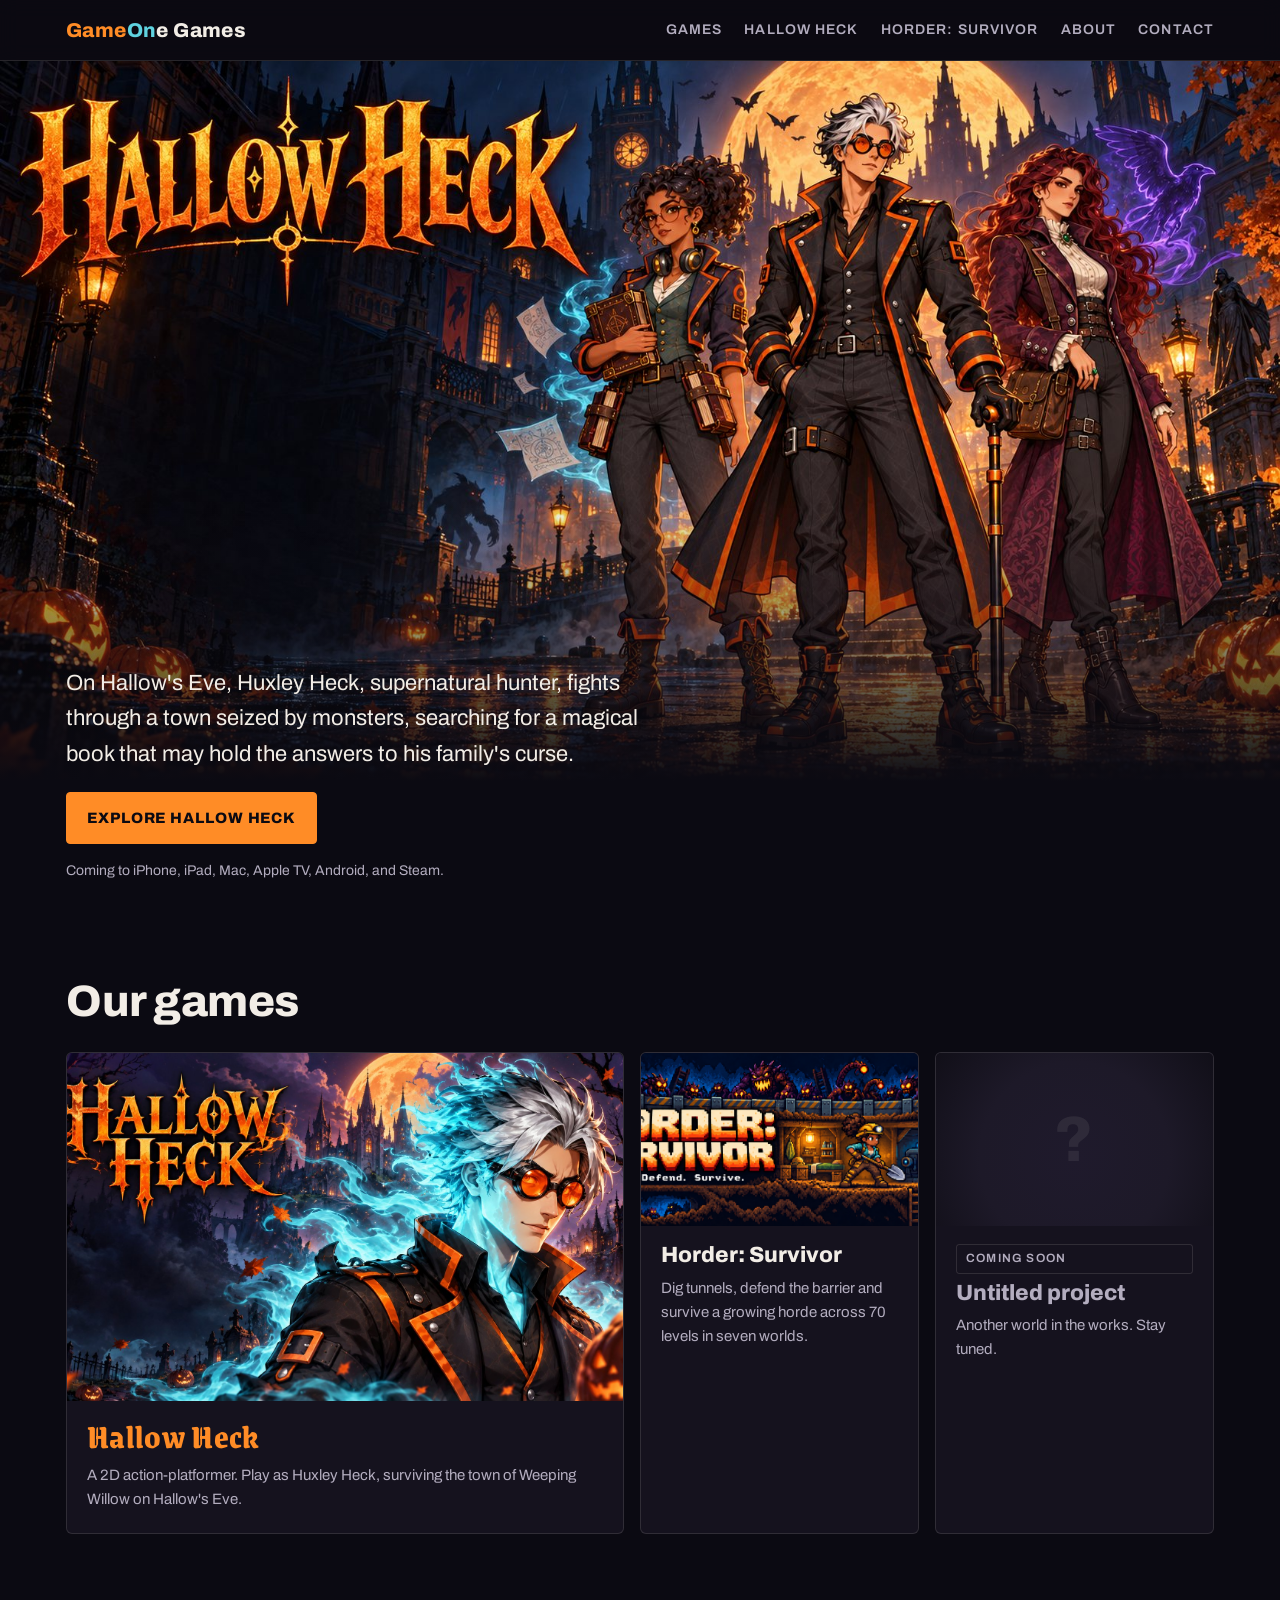
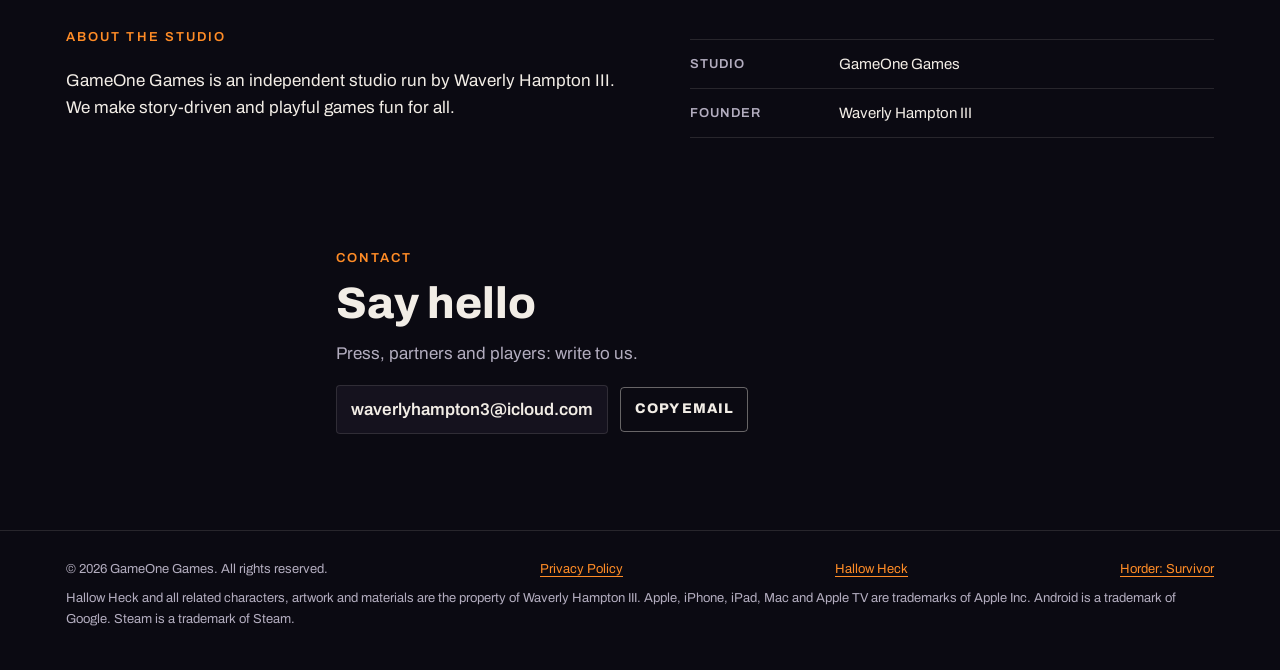
<file: index.html>
<!doctype html>
<html lang="en">
<head>
<meta charset="utf-8">
<meta name="viewport" content="width=device-width, initial-scale=1, viewport-fit=cover">
<title>GameOne Games</title>
<meta name="description" content="GameOne Games is an independent game studio.">
<meta property="og:title" content="GameOne Games">
<meta property="og:description" content="An independent game studio based in Southern California.">
<meta property="og:image" content="assets/img/title_night_watch.jpg">
<meta name="theme-color" content="#0b0a12">
<link rel="icon" href="assets/favicon.png">
<link rel="apple-touch-icon" href="assets/apple-touch-icon.png">
<link rel="preload" href="assets/fonts/Archivo-ExtraBold.woff2" as="font" type="font/woff2" crossorigin>
<link rel="stylesheet" href="assets/site.css">
</head>
<body>

<header class="site-head">
  <div class="wrap">
    <a class="wordmark" href="./" aria-label="GameOne Games home"><span class="game">Game</span><span class="on">On</span>e Games</a>
    <nav class="nav" aria-label="Main">
      <a href="#games">Games</a>
      <a href="hallow-heck/">Hallow Heck</a>
      <a href="horder/">Horder: Survivor</a>
      <a href="#about">About</a>
      <a href="#contact">Contact</a>
    </nav>
  </div>
</header>

<main id="main">
  <section class="home-hero" aria-labelledby="hero-title">
    <div class="hero-art">
      <img src="assets/img/title_night_watch.jpg" alt="Hallow Heck title art: Huxley Heck, Circe Cirila and Morgan Magisty on a moonlit street in Weeping Willow." width="1672" height="941">
    </div>
    <div class="wrap hero-text">
      <h1 id="hero-title" class="sr-only">Hallow Heck</h1>
      <p class="pitch">On Hallow's Eve, Huxley Heck, supernatural hunter, fights through a town seized by monsters, searching for a magical book that may hold the answers to his family's curse.</p>
      <div class="actions">
        <a class="btn" href="hallow-heck/">Explore Hallow Heck</a>
      </div>
      <p class="note">Coming to iPhone, iPad, Mac, Apple TV, Android, and Steam.</p>
    </div>
  </section>

  <section class="section" id="games" aria-labelledby="games-title">
    <div class="wrap">
      <div class="section-head">
        <h2 id="games-title">Our games</h2>
      </div>
      <div class="games">
        <a class="game-card featured" href="hallow-heck/">
          <div class="art"><img src="assets/img/title_between_worlds.jpg" alt="Hauntly Hux, glowing with spectral flame, in front of a moonlit cathedral" loading="lazy" width="1672" height="941"></div>
          <div class="body">
            <h3>Hallow Heck</h3>
            <p>A 2D action-platformer. Play as Huxley Heck, surviving the town of Weeping Willow on Hallow's Eve.</p>
          </div>
        </a>
        <a class="game-card" href="horder/">
          <div class="art"><img src="assets/horder/header.png" alt="Horder: Survivor — Dig. Defend. Survive." loading="lazy"></div>
          <div class="body"><h3>Horder: Survivor</h3><p>Dig tunnels, defend the barrier and survive a growing horde across 70 levels in seven worlds.</p></div>
        </a>
        <div class="game-card soon">
          <div class="art" aria-hidden="true"><span>?</span></div>
          <div class="body">
            <span class="chip">Coming soon</span>
            <h3>Untitled project</h3>
            <p>Another world in the works. Stay tuned.</p>
          </div>
        </div>
      </div>
    </div>
  </section>

  <section class="section" id="about" aria-labelledby="about-title">
    <div class="wrap about">
      <div class="read">
        <span class="eyebrow">About the studio</span>
        <p style="margin-top: 18px;">GameOne Games is an independent studio run by Waverly Hampton III. We make story-driven and playful games fun for all.</p>
      </div>
      <dl class="facts">
        <div><dt>Studio</dt><dd>GameOne Games</dd></div>
        <div><dt>Founder</dt><dd>Waverly Hampton III</dd></div>
      </dl>
    </div>
  </section>

  <section class="section" id="contact" aria-labelledby="contact-title">
    <div class="wrap read">
      <span class="eyebrow">Contact</span>
      <h2 id="contact-title" style="font-family: var(--studio); font-weight: 800; font-size: clamp(30px, 4vw, 44px); margin-top: 10px;">Say hello</h2>
      <p style="margin-top: 14px;" class="muted">Press, partners and players: write to us.</p>
      <div class="contact-box">
        <code id="email">waverlyhampton3@icloud.com</code>
        <button type="button" data-copy="email">Copy email</button>
      </div>
    </div>
  </section>
</main>

<footer class="site-foot">
  <div class="wrap">
    <div class="row"><span>© 2026 GameOne Games. All rights reserved.</span><a href="privacy/">Privacy Policy</a><a href="hallow-heck/">Hallow Heck</a>
      <a href="horder/">Horder: Survivor</a></div>
    <span>Hallow Heck and all related characters, artwork and materials are the property of Waverly Hampton III. Apple, iPhone, iPad, Mac and Apple TV are trademarks of Apple Inc. Android is a trademark of Google. Steam is a trademark of Steam.</span>
  </div>
</footer>

<script>
  // Copy the email address (falls back to selecting it).
  document.querySelectorAll("[data-copy]").forEach(function (button) {
    button.addEventListener("click", function () {
      var el = document.getElementById(button.dataset.copy);
      var text = el.textContent.trim();
      var done = function () { button.textContent = "Copied"; setTimeout(function () { button.textContent = "Copy email"; }, 1600); };
      var select = function () { var r = document.createRange(); r.selectNodeContents(el); var s = getSelection(); s.removeAllRanges(); s.addRange(r); };
      if (navigator.clipboard) { navigator.clipboard.writeText(text).then(done, select); } else { select(); }
    });
  });
</script>
</body>
</html>
</file>
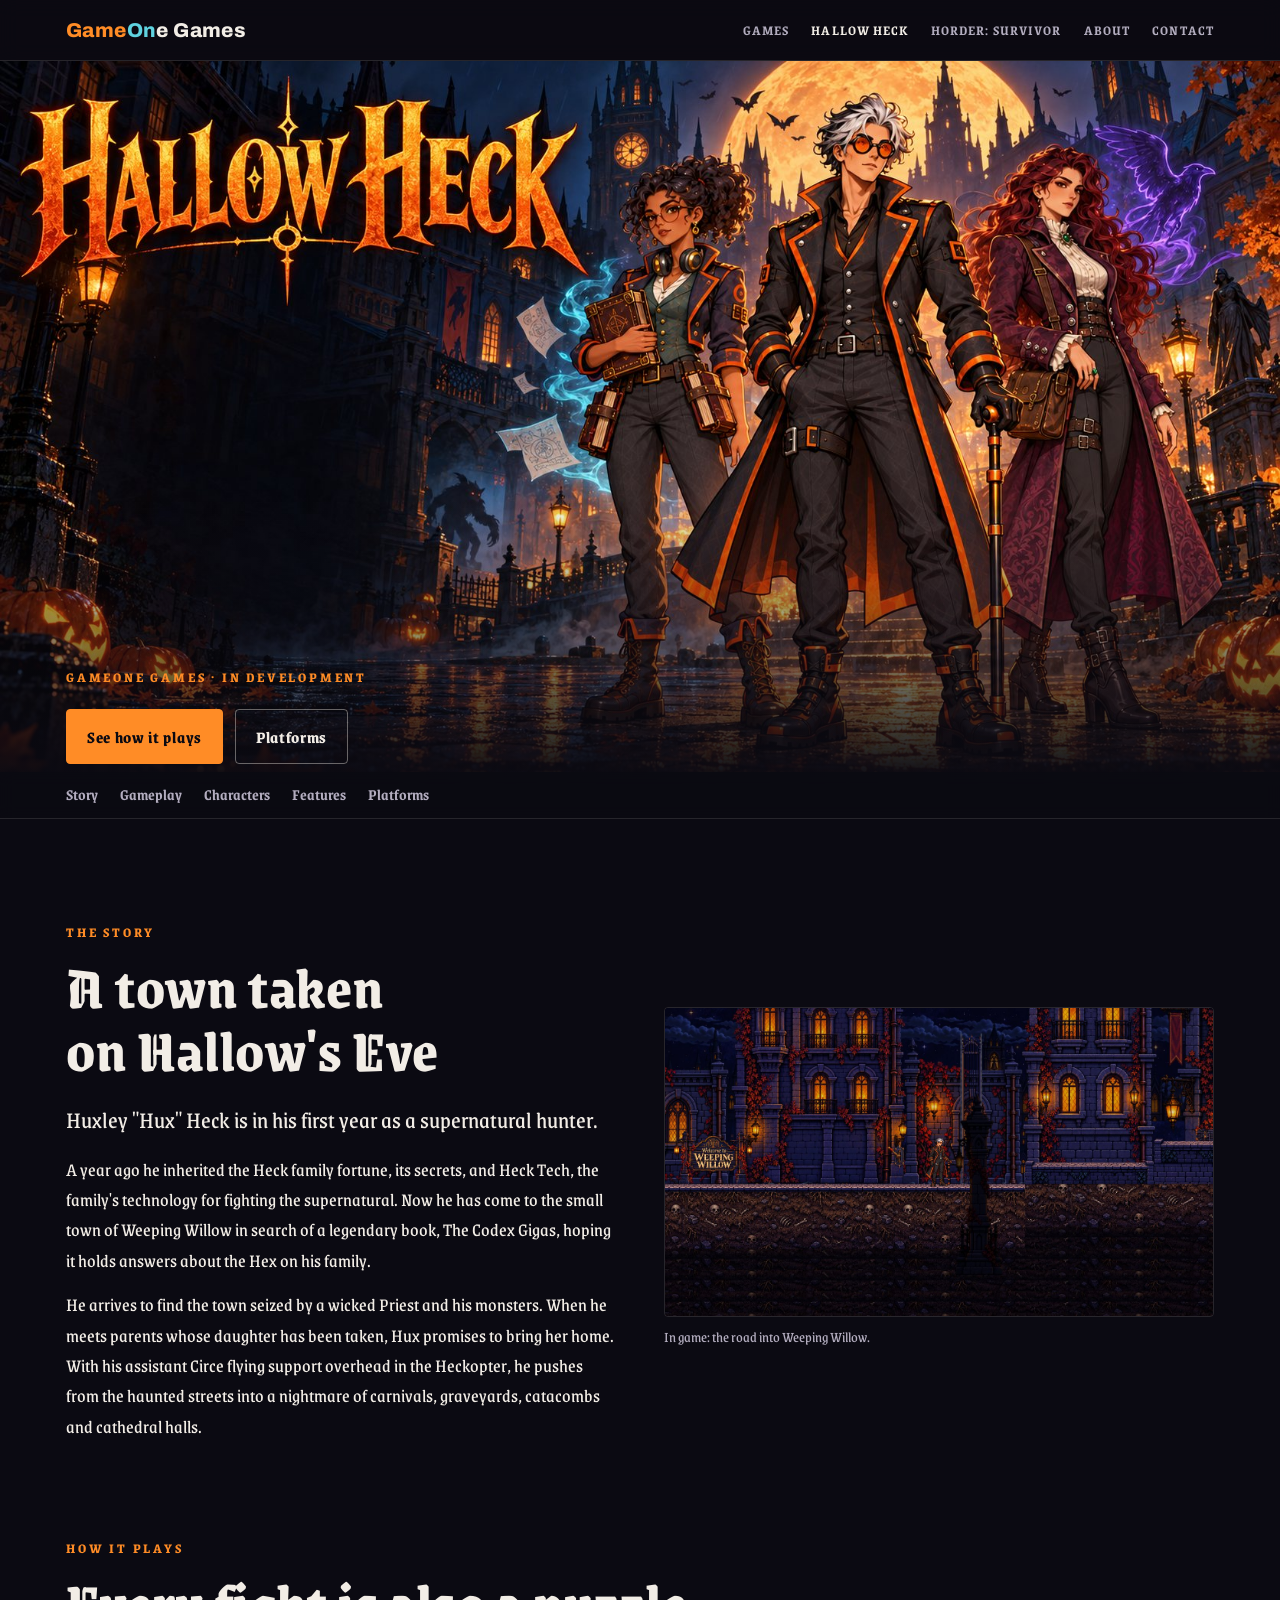
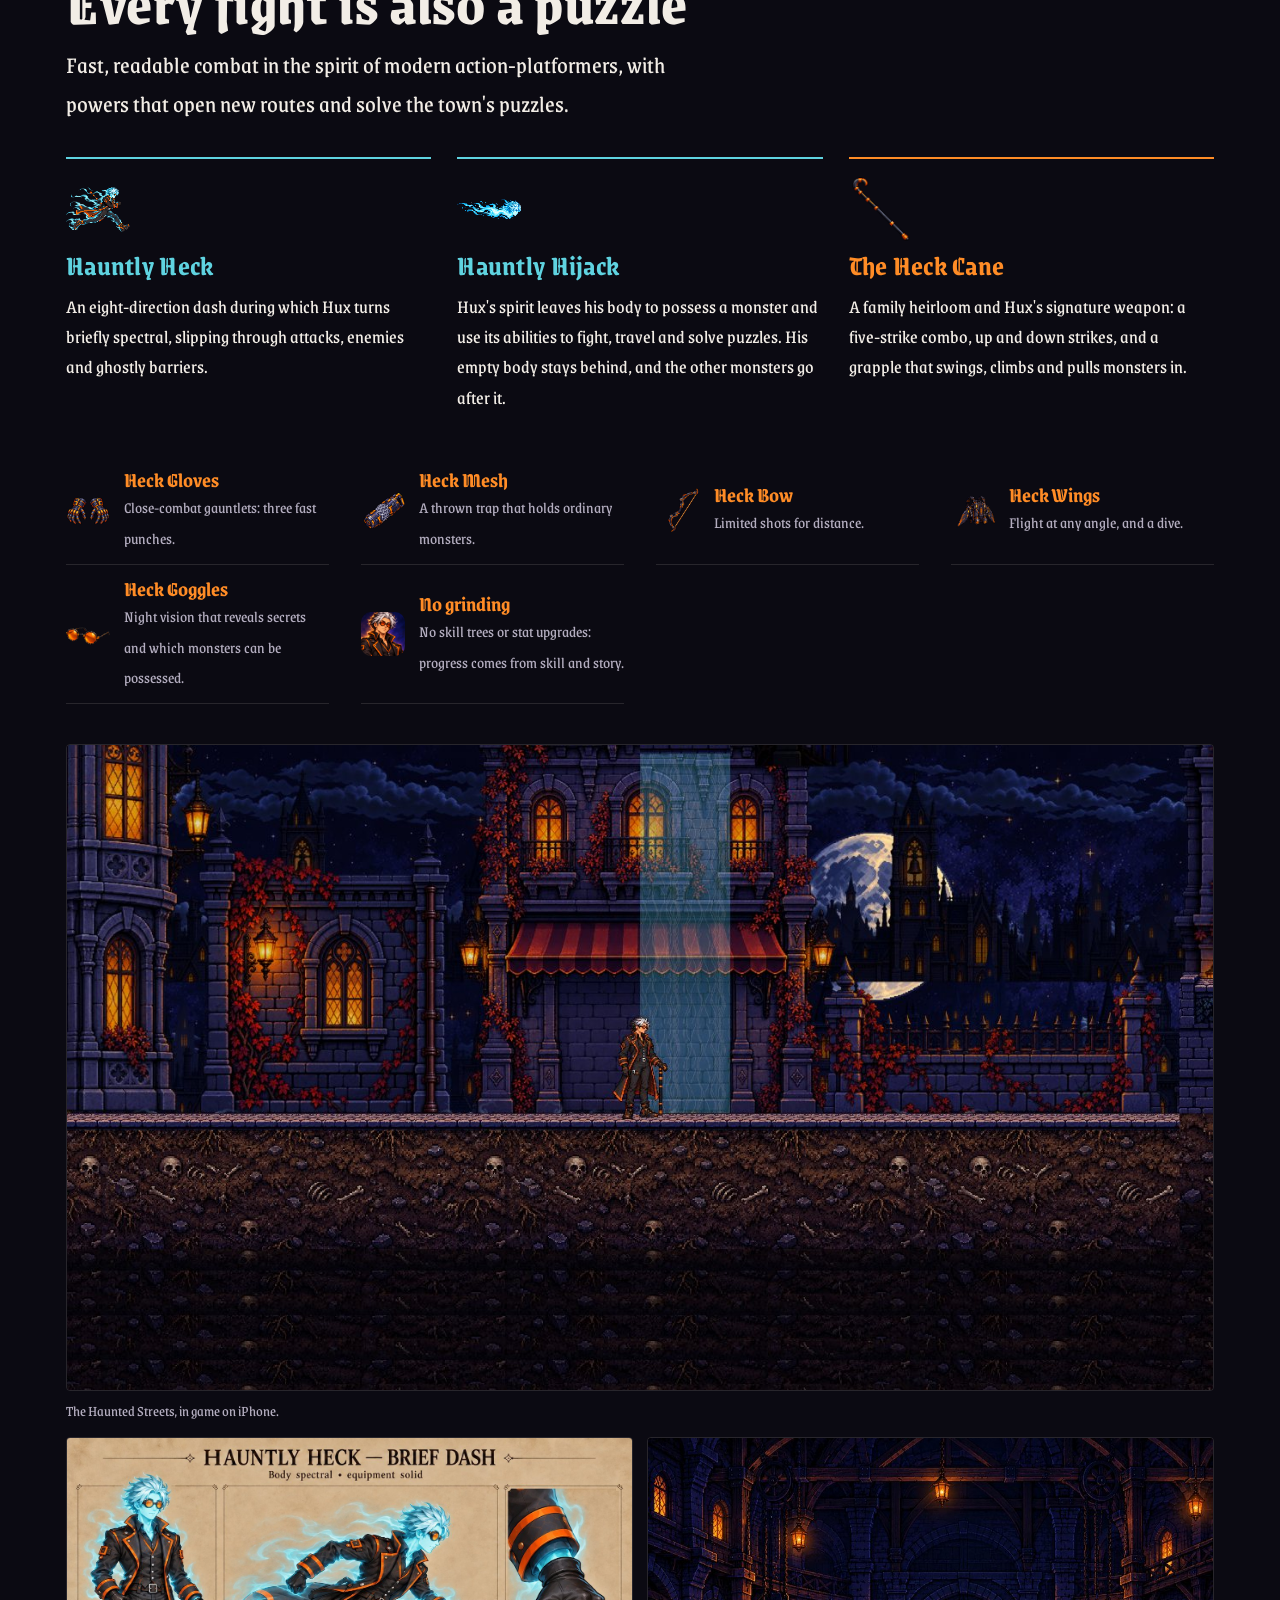
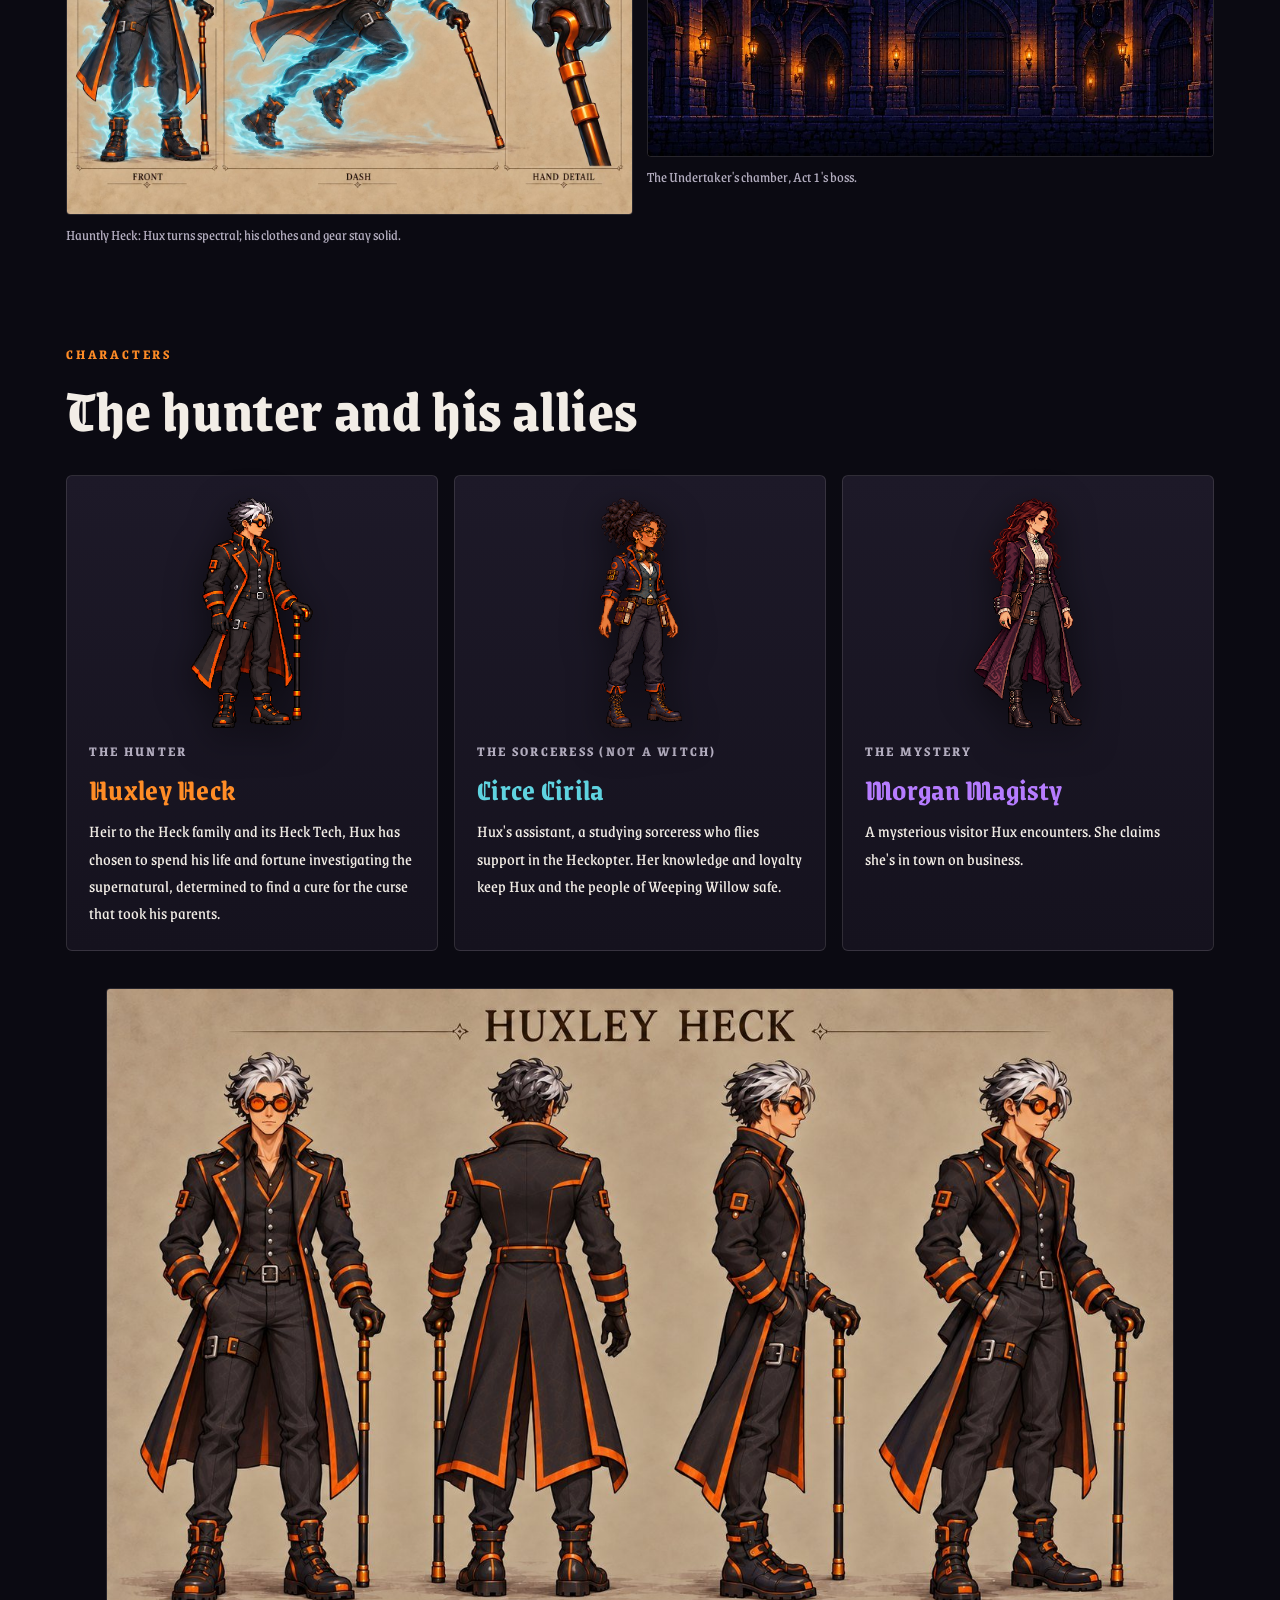
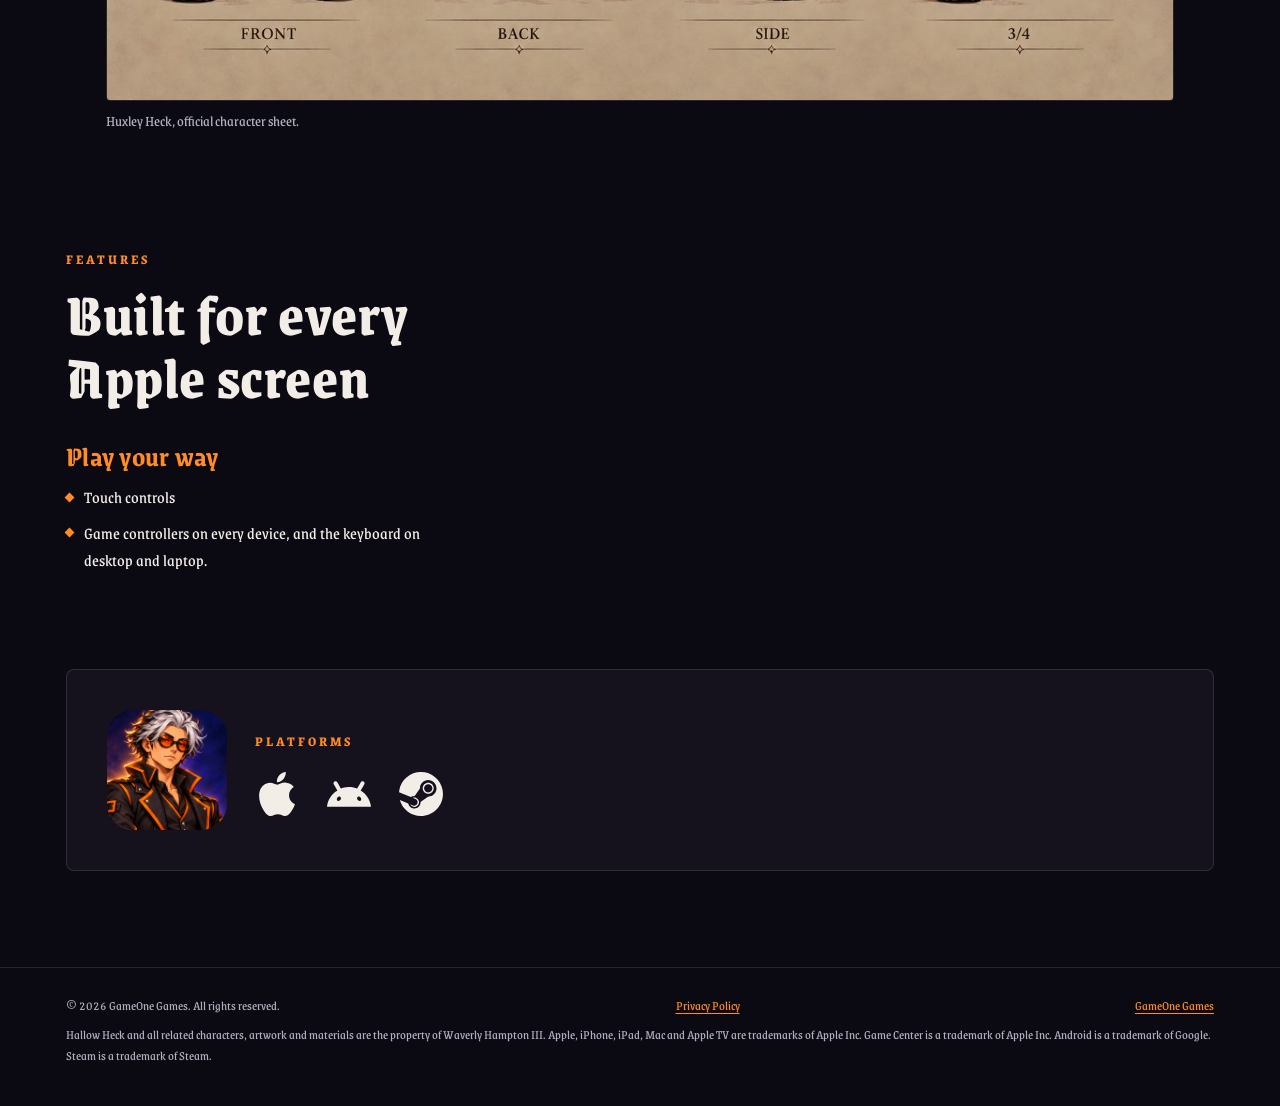
<file: hallow-heck/index.html>
<!doctype html>
<html lang="en">
<head>
<meta charset="utf-8">
<meta name="viewport" content="width=device-width, initial-scale=1, viewport-fit=cover">
<title>Hallow Heck · GameOne Games</title>
<meta name="description" content="Hallow Heck: on Hallow&#x27;s Eve, Huxley Heck, a supernatural hunter, fights through the monster-seized town of Weeping Willow.">
<meta property="og:title" content="Hallow Heck">
<meta property="og:description" content="A 2D action-platformer from GameOne Games. Survive the town of Weeping Willow on Hallow&#x27;s Eve as Huxley Heck, the world&#x27;s premiere paranormal investigator, with help from his assistant, Circe Cirila, and rescue the people from a coming evil.">
<meta property="og:image" content="../assets/img/title_night_watch.jpg">
<meta name="theme-color" content="#0b0a12">
<link rel="icon" href="../assets/favicon.png">
<link rel="apple-touch-icon" href="../assets/apple-touch-icon.png">
<link rel="preload" href="../assets/fonts/GrenzeGotisch-ExtraBold.woff2" as="font" type="font/woff2" crossorigin>
<link rel="preload" href="../assets/fonts/Grenze-Regular.woff2" as="font" type="font/woff2" crossorigin>
<link rel="stylesheet" href="../assets/site.css">
</head>
<body class="hh">
<a class="skip" href="#main">Skip to content</a>

<header class="site-head">
  <div class="wrap">
    <a class="wordmark" href="../" aria-label="GameOne Games home"><span class="game">Game</span><span class="on">On</span>e Games</a>
    <nav class="nav" aria-label="Main">
      <a href="../#games">Games</a>
      <a href="./" aria-current="page">Hallow Heck</a>
      <a href="../horder/">Horder: Survivor</a>
      <a href="../#about">About</a>
      <a href="../#contact">Contact</a>
    </nav>
  </div>
</header>

<main id="main">
  <section class="hh-hero" aria-labelledby="title">
    <div class="hero-art" aria-hidden="true">
      <img class="slide on" src="../assets/img/title_night_watch.jpg" alt="" width="1672" height="941">
      <img class="slide" src="../assets/img/title_between_worlds.jpg" alt="" width="1672" height="941" loading="lazy">
      <img class="slide" src="../assets/img/title_road.jpg" alt="" width="1672" height="941" loading="lazy">
    </div>
    <div class="wrap hero-text">
      <span class="eyebrow">GameOne Games · In development</span>
      <h1 id="title" class="sr-only">Hallow Heck</h1>
      <div class="actions">
        <a class="btn" href="#play">See how it plays</a>
        <a class="btn ghost" href="#platforms">Platforms</a>
      </div>
    </div>
  </section>

  <nav class="toc" aria-label="On this page">
    <div class="wrap">
      <a href="#story">Story</a>
      <a href="#play">Gameplay</a>
      <a href="#cast">Characters</a>
      <a href="#features">Features</a>
      <a href="#platforms">Platforms</a>
    </div>
  </nav>

  <section class="hh-section" id="story" aria-labelledby="story-title">
    <div class="wrap story">
      <div class="read">
        <span class="eyebrow">The story</span>
        <h2 id="story-title" style="margin-top: 10px;">A town taken on Hallow's Eve</h2>
        <p class="lead" style="margin-top: 20px;">Huxley "Hux" Heck is in his first year as a supernatural hunter.</p>
        <p style="margin-top: 14px;">A year ago he inherited the Heck family fortune, its secrets, and Heck Tech, the family's technology for fighting the supernatural. Now he has come to the small town of Weeping Willow in search of a legendary book, The Codex Gigas, hoping it holds answers about the Hex on his family.</p>
        <p>He arrives to find the town seized by a wicked Priest and his monsters. When he meets parents whose daughter has been taken, Hux promises to bring her home. With his assistant Circe flying support overhead in the Heckopter, he pushes from the haunted streets into a nightmare of carnivals, graveyards, catacombs and cathedral halls.</p>
      </div>
      <figure>
        <img src="../assets/img/shot_streets_gate.jpg" alt="In-game: Hux walks through the town gate of Weeping Willow at night, beside the welcome sign" loading="lazy" width="1334" height="750">
        <figcaption>In game: the road into Weeping Willow.</figcaption>
      </figure>
    </div>
  </section>

  <section class="hh-section" id="play" aria-labelledby="play-title">
    <div class="wrap">
      <div class="head read">
        <span class="eyebrow">How it plays</span>
        <h2 id="play-title">Every fight is also a puzzle</h2>
        <p class="lead">Fast, readable combat in the spirit of modern action-platformers, with powers that open new routes and solve the town's puzzles.</p>
      </div>
      <div class="powers">
        <article class="power spectral">
          <img src="../assets/img/icon_dash.png" alt="" width="64" height="64">
          <h3>Hauntly Heck</h3>
          <p>An eight-direction dash during which Hux turns briefly spectral, slipping through attacks, enemies and ghostly barriers.</p>
        </article>
        <article class="power spectral">
          <img src="../assets/img/icon_possess.png" alt="" width="64" height="64">
          <h3>Hauntly Hijack</h3>
          <p>Hux's spirit leaves his body to possess a monster and use its abilities to fight, travel and solve puzzles. His empty body stays behind, and the other monsters go after it.</p>
        </article>
        <article class="power">
          <img src="../assets/img/icon_cane.png" alt="" width="64" height="64">
          <h3>The Heck Cane</h3>
          <p>A family heirloom and Hux's signature weapon: a five-strike combo, up and down strikes, and a grapple that swings, climbs and pulls monsters in.</p>
        </article>
      </div>
      <div class="tech">
        <div><img src="../assets/img/icon_gloves.png" alt="" width="44" height="44"><p><b>Heck Gloves</b><span>Close-combat gauntlets: three fast punches.</span></p></div>
        <div><img src="../assets/img/icon_mesh.png" alt="" width="44" height="44"><p><b>Heck Mesh</b><span>A thrown trap that holds ordinary monsters.</span></p></div>
        <div><img src="../assets/img/icon_bow.png" alt="" width="44" height="44"><p><b>Heck Bow</b><span>Limited shots for distance.</span></p></div>
        <div><img src="../assets/img/icon_wings.png" alt="" width="44" height="44"><p><b>Heck Wings</b><span>Flight at any angle, and a dive.</span></p></div>
        <div><img src="../assets/img/icon_goggles.png" alt="" width="44" height="44"><p><b>Heck Goggles</b><span>Night vision that reveals secrets and which monsters can be possessed.</span></p></div>
        <div><img src="../assets/img/app_icon.png" alt="" width="44" height="44" style="border-radius: 10px;"><p><b>No grinding</b><span>No skill trees or stat upgrades: progress comes from skill and story.</span></p></div>
      </div>
      <div class="shots">
        <figure class="wide"><img src="../assets/img/shot_streets_market.jpg" alt="In-game: Hux on the lamplit streets of Weeping Willow" loading="lazy" width="1334" height="750"><figcaption>The Haunted Streets, in game on iPhone.</figcaption></figure>
        <figure><img src="../assets/img/hauntly_heck.jpg" alt="Concept art: Hux turning spectral during the Hauntly Heck dash" loading="lazy"><figcaption>Hauntly Heck: Hux turns spectral; his clothes and gear stay solid.</figcaption></figure>
        <figure><img src="../assets/img/env_boss.jpg" alt="Concept art: the Undertaker's chamber" loading="lazy"><figcaption>The Undertaker's chamber, Act 1's boss.</figcaption></figure>
      </div>
    </div>
  </section>

  <section class="hh-section" id="cast" aria-labelledby="cast-title">
    <div class="wrap">
      <div class="head read">
        <span class="eyebrow">Characters</span>
        <h2 id="cast-title">The hunter and his allies</h2>
      </div>
      <div class="cast">
        <article class="member">
          <div class="sprite"><img src="../assets/img/hux.png" alt="Huxley Heck in game: silver-streaked hair, goggles, long coat with orange trim, holding the Heck Cane" loading="lazy"></div>
          <span class="role">The Hunter</span>
          <h3>Huxley Heck</h3>
          <p>Heir to the Heck family and its Heck Tech, Hux has chosen to spend his life and fortune investigating the supernatural, determined to find a cure for the curse that took his parents.</p>
        </article>
        <article class="member circe">
          <div class="sprite"><img src="../assets/img/circe.png" alt="Circe Cirila in game, with her books on her belt" loading="lazy"></div>
          <span class="role">The Sorceress (Not A Witch)</span>
          <h3>Circe Cirila</h3>
          <p>Hux's assistant, a studying sorceress who flies support in the Heckopter. Her knowledge and loyalty keep Hux and the people of Weeping Willow safe.</p>
        </article>
        <article class="member morgan">
          <div class="sprite"><img src="../assets/img/morgan.png" alt="Morgan Magisty in game, in a long plum coat" loading="lazy"></div>
          <span class="role">The Mystery</span>
          <h3>Morgan Magisty</h3>
          <p>A mysterious visitor Hux encounters. She claims she's in town on business.</p>
        </article>
      </div>
      <div class="sheets">
        <figure><img src="../assets/img/hux_turnaround.jpg" alt="Huxley Heck character turnaround" loading="lazy"><figcaption>Huxley Heck, official character sheet.</figcaption></figure>
      </div>
    </div>
  </section>

  <section class="hh-section" id="features" aria-labelledby="features-title">
    <div class="wrap">
      <div class="head read">
        <span class="eyebrow">Features</span>
        <h2 id="features-title">Built for every Apple screen</h2>
      </div>
      <div class="features">
        <div>
          <h3>Play your way</h3>
          <ul>
            <li>Touch controls</li>
            <li>Game controllers on every device, and the keyboard on desktop and laptop.</li>
          </ul>
        </div>
      </div>
    </div>
  </section>

  <section class="hh-section" id="platforms" aria-labelledby="platforms-title">
    <div class="wrap">
      <div class="free">
        <img src="../assets/img/app_icon.png" alt="The Hallow Heck app icon: Hux in his goggles" width="120" height="120" loading="lazy">
        <div class="read">
          <span class="eyebrow" id="platforms-title">Platforms</span>
          <div class="logos">
            <svg role="img" aria-label="Apple" viewBox="0 0 24 24" fill="currentColor"><path d="M12.152 6.896c-.948 0-2.415-1.078-3.96-1.04-2.04.027-3.91 1.183-4.961 3.014-2.117 3.675-.546 9.103 1.519 12.09 1.013 1.454 2.208 3.09 3.792 3.039 1.52-.065 2.09-.987 3.935-.987 1.831 0 2.35.987 3.96.948 1.637-.026 2.676-1.48 3.676-2.948 1.156-1.688 1.636-3.325 1.662-3.415-.039-.013-3.182-1.221-3.22-4.857-.026-3.04 2.48-4.494 2.597-4.559-1.429-2.09-3.623-2.324-4.39-2.376-2-.156-3.675 1.09-4.61 1.09zM15.53 3.83c.843-1.012 1.4-2.427 1.245-3.83-1.207.052-2.662.805-3.532 1.818-.78.896-1.454 2.338-1.273 3.714 1.338.104 2.715-.688 3.559-1.701"/></svg>
            <svg role="img" aria-label="Android" viewBox="0 0 24 24" fill="currentColor"><path d="M18.4395 5.5586c-.675 1.1664-1.352 2.3318-2.0274 3.498-.0366-.0155-.0742-.0286-.1113-.043-1.8249-.6957-3.484-.8-4.42-.787-1.8551.0185-3.3544.4643-4.2597.8203-.084-.1494-1.7526-3.021-2.0215-3.4864a1.1451 1.1451 0 0 0-.1406-.1914c-.3312-.364-.9054-.4859-1.379-.203-.475.282-.7136.9361-.3886 1.5019 1.9466 3.3696-.0966-.2158 1.9473 3.3593.0172.031-.4946.2642-1.3926 1.0177C2.8987 12.176.452 14.772 0 18.9902h24c-.119-1.1108-.3686-2.099-.7461-3.0683-.7438-1.9118-1.8435-3.2928-2.7402-4.1836a12.1048 12.1048 0 0 0-2.1309-1.6875c.6594-1.122 1.312-2.2559 1.9649-3.3848.2077-.3615.1886-.7956-.0079-1.1191a1.1001 1.1001 0 0 0-.8515-.5332c-.5225-.0536-.9392.3128-1.0488.5449zm-.0391 8.461c.3944.5926.324 1.3306-.1563 1.6503-.4799.3197-1.188.0985-1.582-.4941-.3944-.5927-.324-1.3307.1563-1.6504.4727-.315 1.1812-.1086 1.582.4941zM7.207 13.5273c.4803.3197.5506 1.0577.1563 1.6504-.394.5926-1.1038.8138-1.584.4941-.48-.3197-.5503-1.0577-.1563-1.6504.4008-.6021 1.1087-.8106 1.584-.4941z"/></svg>
            <svg role="img" aria-label="Steam" viewBox="0 0 24 24" fill="currentColor"><path d="M11.979 0C5.678 0 .511 4.86.022 11.037l6.432 2.658c.545-.371 1.203-.59 1.912-.59.063 0 .125.004.188.006l2.861-4.142V8.91c0-2.495 2.028-4.524 4.524-4.524 2.494 0 4.524 2.031 4.524 4.527s-2.03 4.525-4.524 4.525h-.105l-4.076 2.911c0 .052.004.105.004.159 0 1.875-1.515 3.396-3.39 3.396-1.635 0-3.016-1.173-3.331-2.727L.436 15.27C1.862 20.307 6.486 24 11.979 24c6.627 0 11.999-5.373 11.999-12S18.605 0 11.979 0zM7.54 18.21l-1.473-.61c.262.543.714.999 1.314 1.25 1.297.539 2.793-.076 3.332-1.375.263-.63.264-1.319.005-1.949s-.75-1.121-1.377-1.383c-.624-.26-1.29-.249-1.878-.03l1.523.63c.956.4 1.409 1.5 1.009 2.455-.397.957-1.497 1.41-2.454 1.012H7.54zm11.415-9.303c0-1.662-1.353-3.015-3.015-3.015-1.665 0-3.015 1.353-3.015 3.015 0 1.665 1.35 3.015 3.015 3.015 1.663 0 3.015-1.35 3.015-3.015zm-5.273-.005c0-1.252 1.013-2.266 2.265-2.266 1.249 0 2.266 1.014 2.266 2.266 0 1.251-1.017 2.265-2.266 2.265-1.253 0-2.265-1.014-2.265-2.265z"/></svg>
          </div>
        </div>
      </div>
    </div>
  </section>

</main>

<footer class="site-foot">
  <div class="wrap">
    <div class="row"><span>© 2026 GameOne Games. All rights reserved.</span><a href="../privacy/">Privacy Policy</a><a href="../">GameOne Games</a></div>
    <span>Hallow Heck and all related characters, artwork and materials are the property of Waverly Hampton III. Apple, iPhone, iPad, Mac and Apple TV are trademarks of Apple Inc. Game Center is a trademark of Apple Inc. Android is a trademark of Google. Steam is a trademark of Steam.</span>
  </div>
</footer>

<script>
  // The title artworks in turn, as on the game's title screen (still when motion is reduced).
  (function () {
    var slides = document.querySelectorAll(".hh-hero .slide");
    if (slides.length < 2 || matchMedia("(prefers-reduced-motion: reduce)").matches) return;
    var i = 0;
    setInterval(function () {
      slides[i].classList.remove("on");
      i = (i + 1) % slides.length;
      slides[i].classList.add("on");
    }, 7000);
  })();
</script>
</body>
</html>
</file>
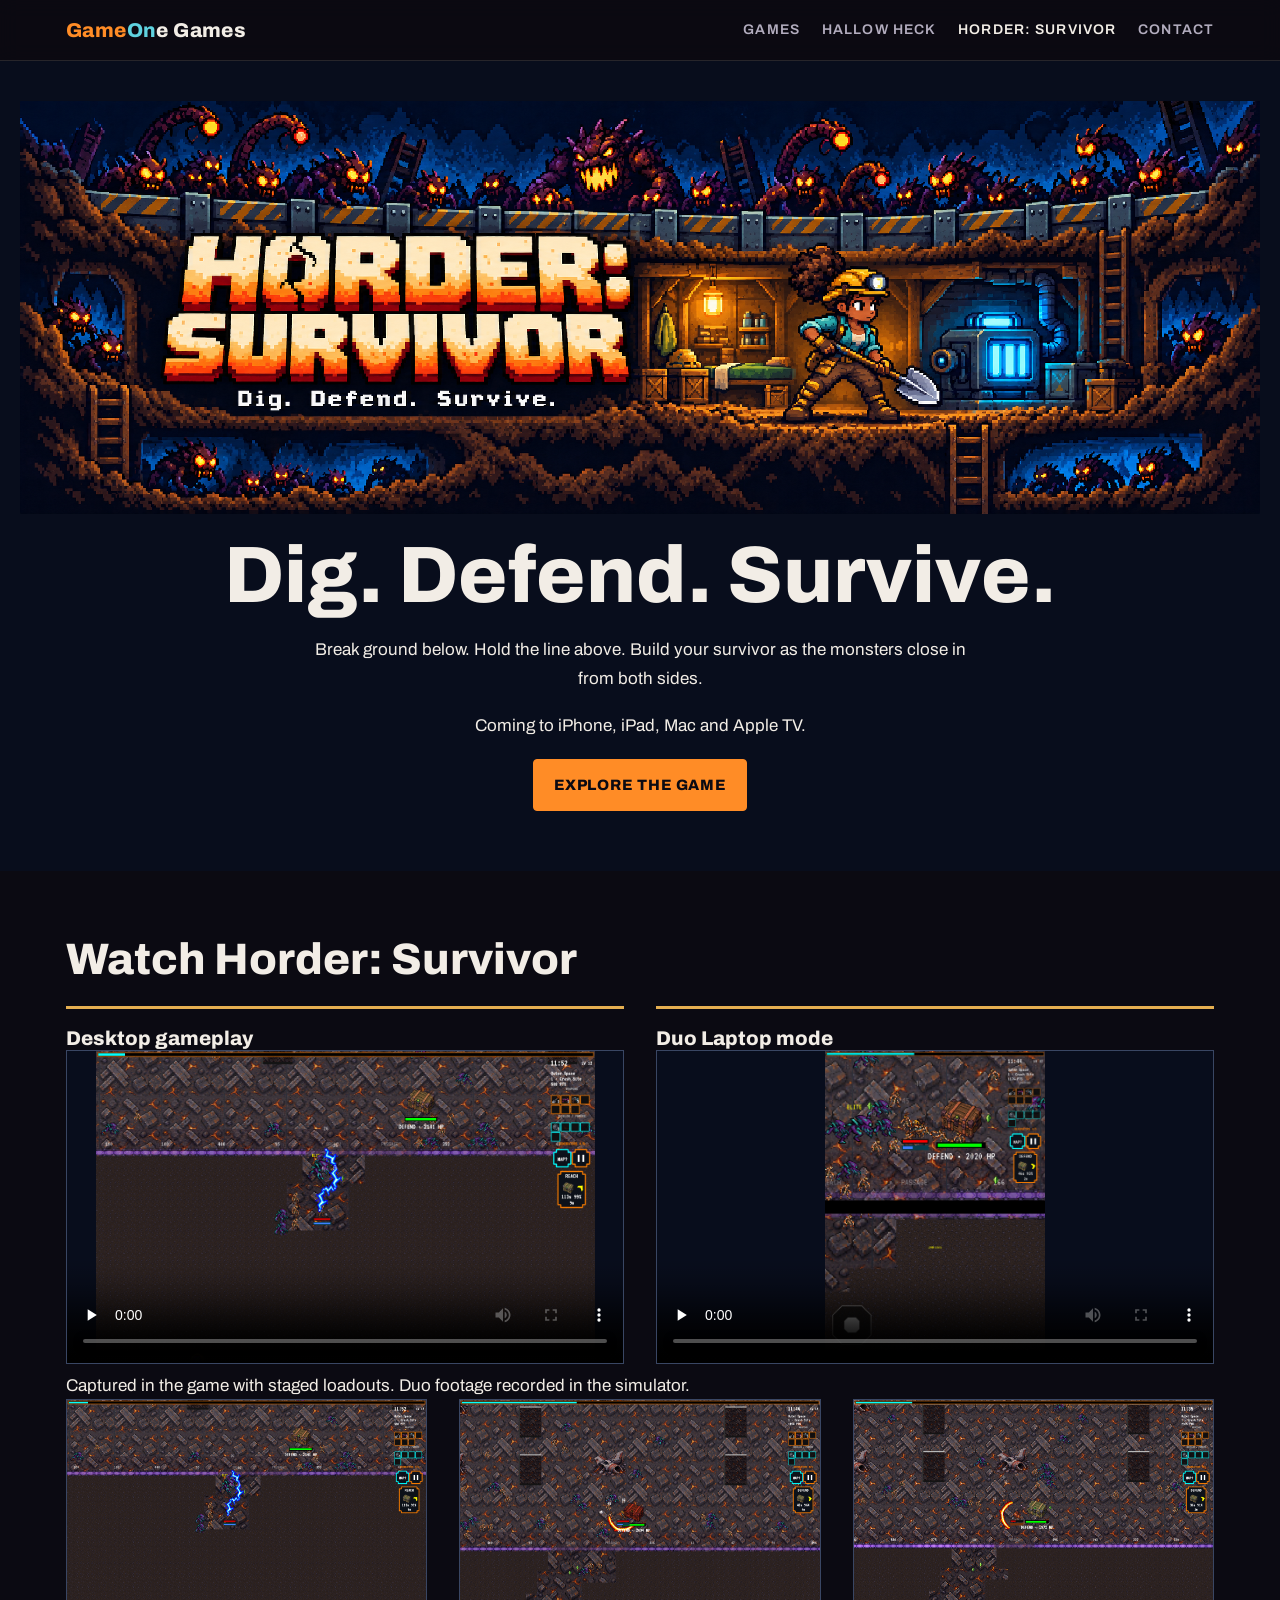
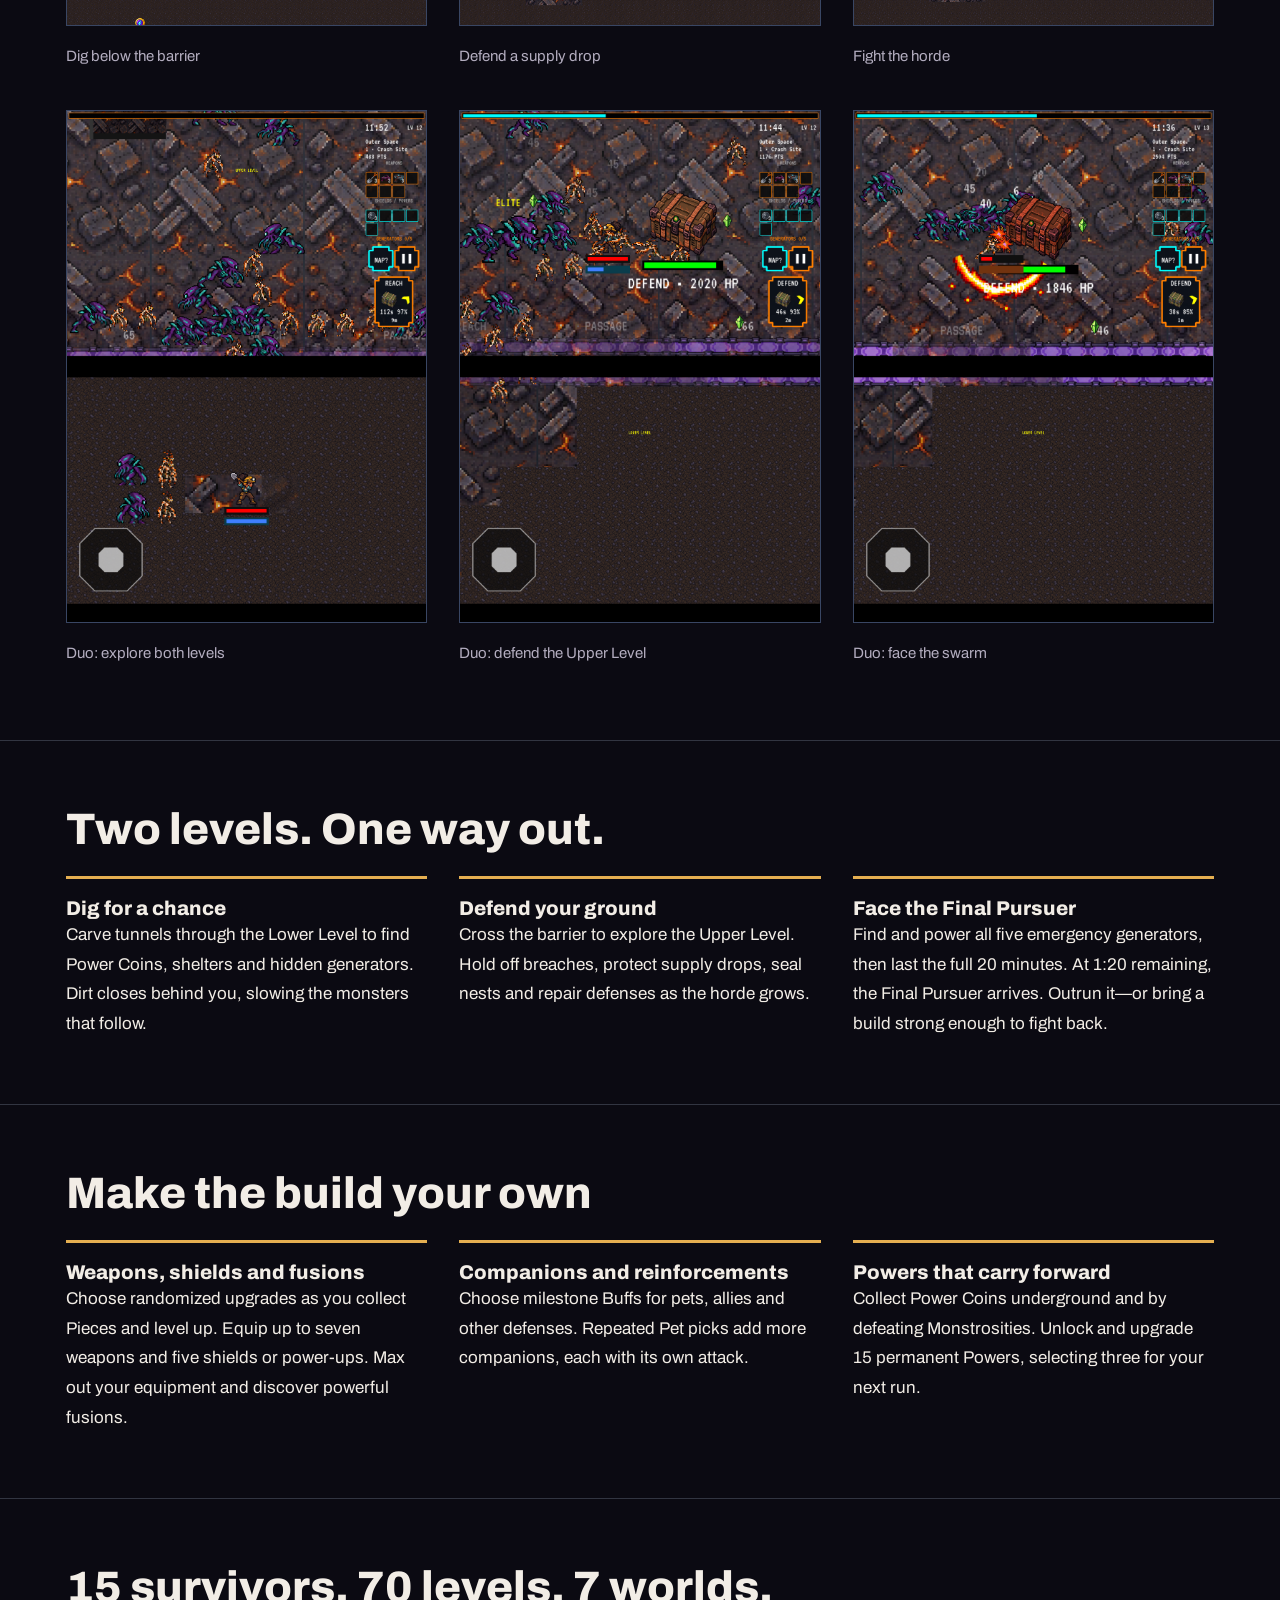
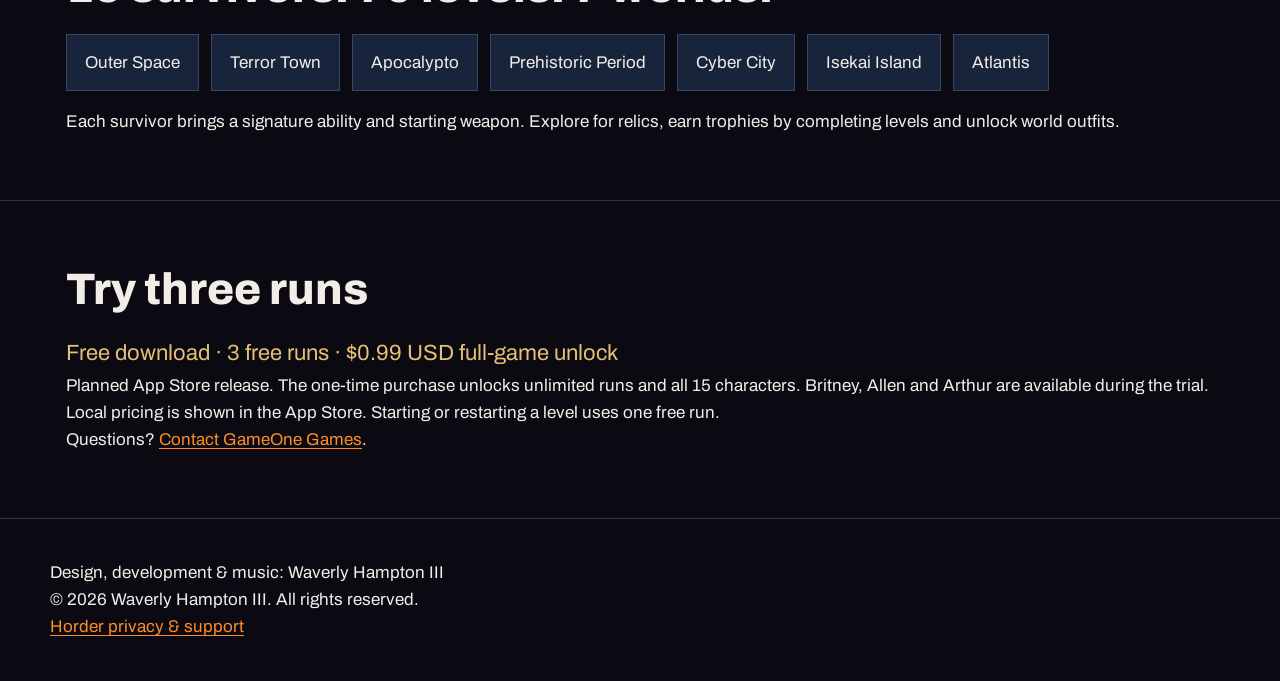
<file: horder/index.html>
<!doctype html><html lang="en"><head><meta charset="utf-8"><meta name="viewport" content="width=device-width,initial-scale=1,viewport-fit=cover"><title>Horder: Survivor · GameOne Games</title><meta name="description" content="Dig. Defend. Survive. Explore two levels, power five generators and survive 20 minutes in Horder: Survivor, a pixel-art survival game from GameOne Games."><meta property="og:title" content="Horder: Survivor — Dig. Defend. Survive."><meta property="og:image" content="https://gameonegames.com/assets/horder/header.png"><link rel="canonical" href="https://gameonegames.com/horder/"><link rel="stylesheet" href="/assets/site.css"><link rel="icon" href="/assets/favicon.png"><style>.horder-hero{background:#080d1c;text-align:center;padding:40px 20px 60px}.horder-hero img{width:min(100%,960px);height:auto;image-rendering:pixelated}.horder-hero h1{font-size:clamp(38px,7vw,80px);margin:20px 0 8px}.horder-hero p{max-width:680px;margin:18px auto;line-height:1.7}.horder-section{padding:65px 0;border-bottom:1px solid #323541}.horder-section h2{font-size:clamp(28px,4vw,44px);margin-bottom:24px}.horder-grid{display:grid;grid-template-columns:repeat(auto-fit,minmax(min(100%,290px),1fr));gap:32px}.horder-grid article{border-top:3px solid #e5af51;padding-top:20px}.horder-grid p{line-height:1.75}.worlds{display:flex;flex-wrap:wrap;gap:12px;padding:0;list-style:none}.worlds li{background:#17243b;padding:14px 18px;border:1px solid #394663}.price{color:#e5bf73;font-size:22px}.horder-cast{display:flex;gap:32px;flex-wrap:wrap}.horder-cast img{width:140px;height:170px;object-fit:contain;image-rendering:pixelated}.horder-cast figure{text-align:center;margin:0}html{scroll-behavior:smooth}@media(prefers-reduced-motion:reduce){html{scroll-behavior:auto}}.gameplay-media{width:100%;height:auto;max-height:650px;object-fit:contain;background:#080d1c;border:1px solid #394663}.horder-grid figure{margin:0}.horder-grid figcaption{padding:10px 0}.horder-hero img{width:min(100%,1400px)}.horder-grid video{aspect-ratio:16/9}</style></head><body><a class="skip" href="#main">Skip to content</a><header class="site-head"><div class="wrap"><a class="wordmark" href="/" aria-label="GameOne Games home"><span class="game">Game</span><span class="on">On</span>e Games</a><nav class="nav" aria-label="Main"><a href="/#games">Games</a><a href="/hallow-heck/">Hallow Heck</a><a href="/horder/" aria-current="page">Horder: Survivor</a><a href="/#contact">Contact</a></nav></div></header><main id="main"><section class="horder-hero"><img src="/assets/horder/header.png" alt="Horder: Survivor — Dig. Defend. Survive."><h1>Dig. Defend. Survive.</h1><p>Break ground below. Hold the line above. Build your survivor as the monsters close in from both sides.</p><p>Coming to iPhone, iPad, Mac and Apple TV.</p><a class="btn" href="#how-to-play">Explore the game</a></section><section class="horder-section" id="gameplay"><div class="wrap"><h2>Watch Horder: Survivor</h2><div class="horder-grid"><article><h3>Desktop gameplay</h3><video class="gameplay-media" controls playsinline preload="none" poster="/assets/horder/desktop-digging.png"><source src="/assets/horder/desktop-trailer.mp4" type="video/mp4"></video></article><article><h3>Duo Laptop mode</h3><video class="gameplay-media" controls playsinline preload="none" poster="/assets/horder/duo-defense.png"><source src="/assets/horder/duo-trailer.mp4" type="video/mp4"></video></article></div><p>Captured in the game with staged loadouts. Duo footage recorded in the simulator.</p><div class="horder-grid"><figure><a href="/assets/horder/desktop-digging.png"><img class="gameplay-media" loading="lazy" src="/assets/horder/desktop-digging.png" alt="Dig below the barrier"></a><figcaption>Dig below the barrier</figcaption></figure><figure><a href="/assets/horder/desktop-supply-defense.png"><img class="gameplay-media" loading="lazy" src="/assets/horder/desktop-supply-defense.png" alt="Defend a supply drop"></a><figcaption>Defend a supply drop</figcaption></figure><figure><a href="/assets/horder/desktop-horde-combat.png"><img class="gameplay-media" loading="lazy" src="/assets/horder/desktop-horde-combat.png" alt="Fight the horde"></a><figcaption>Fight the horde</figcaption></figure><figure><a href="/assets/horder/duo-digging.png"><img class="gameplay-media" loading="lazy" src="/assets/horder/duo-digging.png" alt="Duo: explore both levels"></a><figcaption>Duo: explore both levels</figcaption></figure><figure><a href="/assets/horder/duo-defense.png"><img class="gameplay-media" loading="lazy" src="/assets/horder/duo-defense.png" alt="Duo: defend the Upper Level"></a><figcaption>Duo: defend the Upper Level</figcaption></figure><figure><a href="/assets/horder/duo-combat.png"><img class="gameplay-media" loading="lazy" src="/assets/horder/duo-combat.png" alt="Duo: face the swarm"></a><figcaption>Duo: face the swarm</figcaption></figure></div></div></section><section class="horder-section" id="how-to-play"><div class="wrap"><h2>Two levels. One way out.</h2><div class="horder-grid"><article><h3>Dig for a chance</h3><p>Carve tunnels through the Lower Level to find Power Coins, shelters and hidden generators. Dirt closes behind you, slowing the monsters that follow.</p></article><article><h3>Defend your ground</h3><p>Cross the barrier to explore the Upper Level. Hold off breaches, protect supply drops, seal nests and repair defenses as the horde grows.</p></article><article><h3>Face the Final Pursuer</h3><p>Find and power all five emergency generators, then last the full 20 minutes. At 1:20 remaining, the Final Pursuer arrives. Outrun it—or bring a build strong enough to fight back.</p></article></div></div></section><section class="horder-section"><div class="wrap"><h2>Make the build your own</h2><div class="horder-grid"><article><h3>Weapons, shields and fusions</h3><p>Choose randomized upgrades as you collect Pieces and level up. Equip up to seven weapons and five shields or power-ups. Max out your equipment and discover powerful fusions.</p></article><article><h3>Companions and reinforcements</h3><p>Choose milestone Buffs for pets, allies and other defenses. Repeated Pet picks add more companions, each with its own attack.</p></article><article><h3>Powers that carry forward</h3><p>Collect Power Coins underground and by defeating Monstrosities. Unlock and upgrade 15 permanent Powers, selecting three for your next run.</p></article></div></div></section><section class="horder-section"><div class="wrap"><h2>15 survivors. 70 levels. 7 worlds.</h2><ul class="worlds"><li>Outer Space</li><li>Terror Town</li><li>Apocalypto</li><li>Prehistoric Period</li><li>Cyber City</li><li>Isekai Island</li><li>Atlantis</li></ul><p>Each survivor brings a signature ability and starting weapon. Explore for relics, earn trophies by completing levels and unlock world outfits.</p></div></section><section class="horder-section"><div class="wrap"><h2>Try three runs</h2><p class="price">Free download · 3 free runs · $0.99 USD full-game unlock</p><p>Planned App Store release. The one-time purchase unlocks unlimited runs and all 15 characters. Britney, Allen and Arthur are available during the trial. Local pricing is shown in the App Store. Starting or restarting a level uses one free run.</p><p>Questions? <a href="mailto:waverlyhampton3@icloud.com">Contact GameOne Games</a>.</p></div></section></main><footer class="wrap" style="padding:40px 0"><p>Design, development &amp; music: Waverly Hampton III</p><p>© 2026 Waverly Hampton III. All rights reserved.</p><a href="/horder/privacy/">Horder privacy & support</a></footer></body></html>
</file>
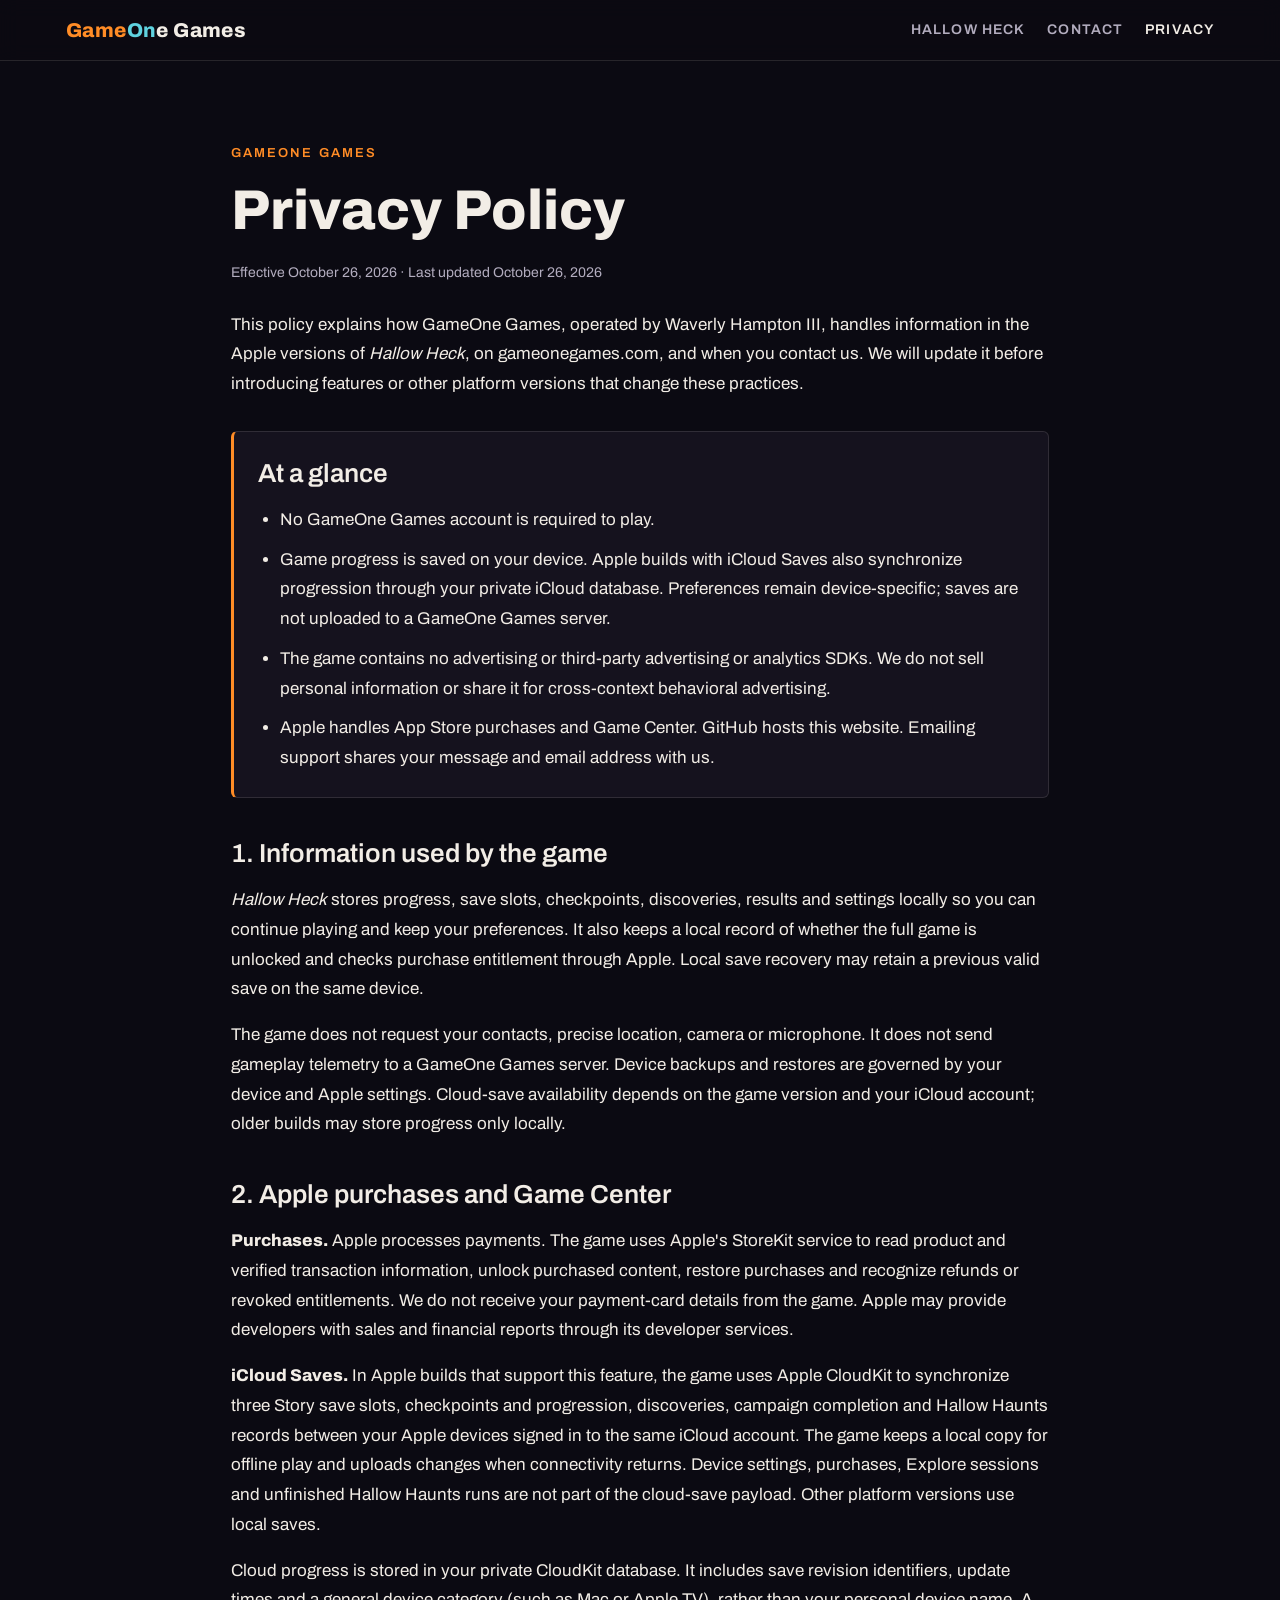
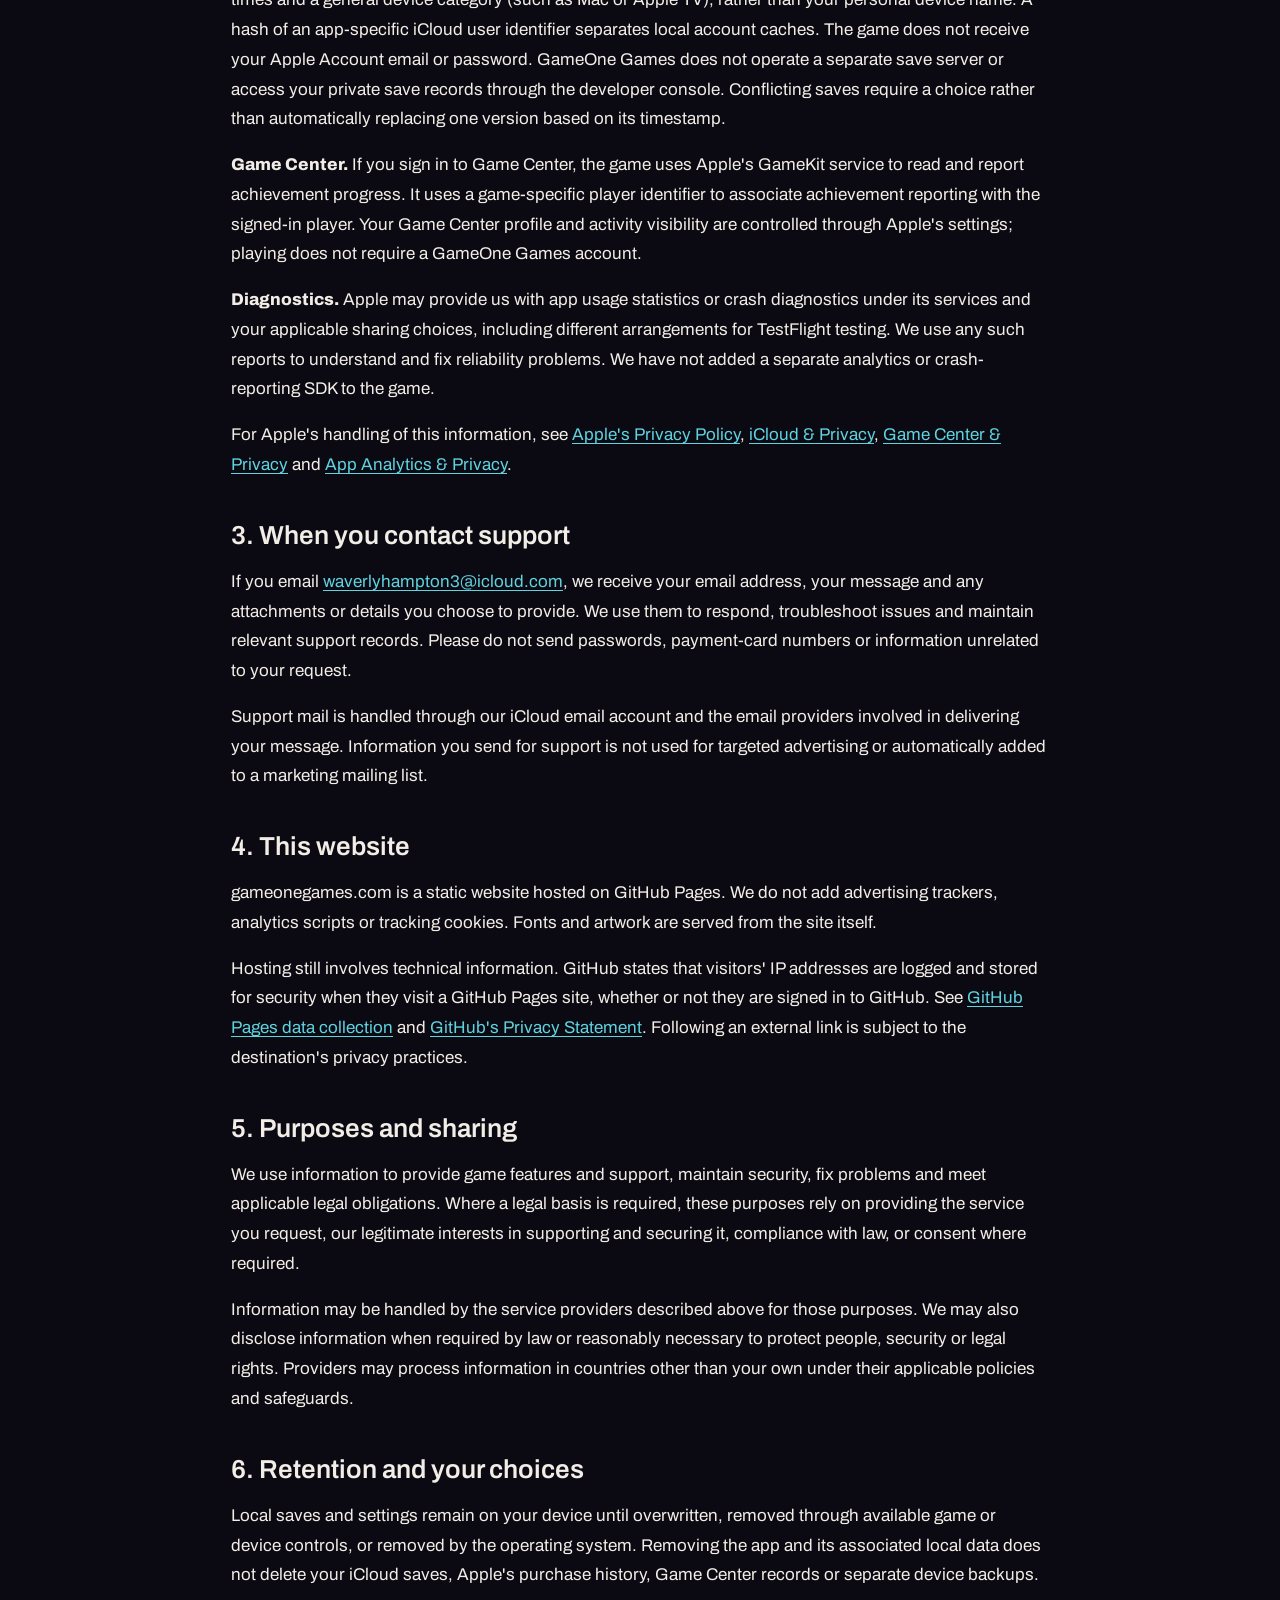
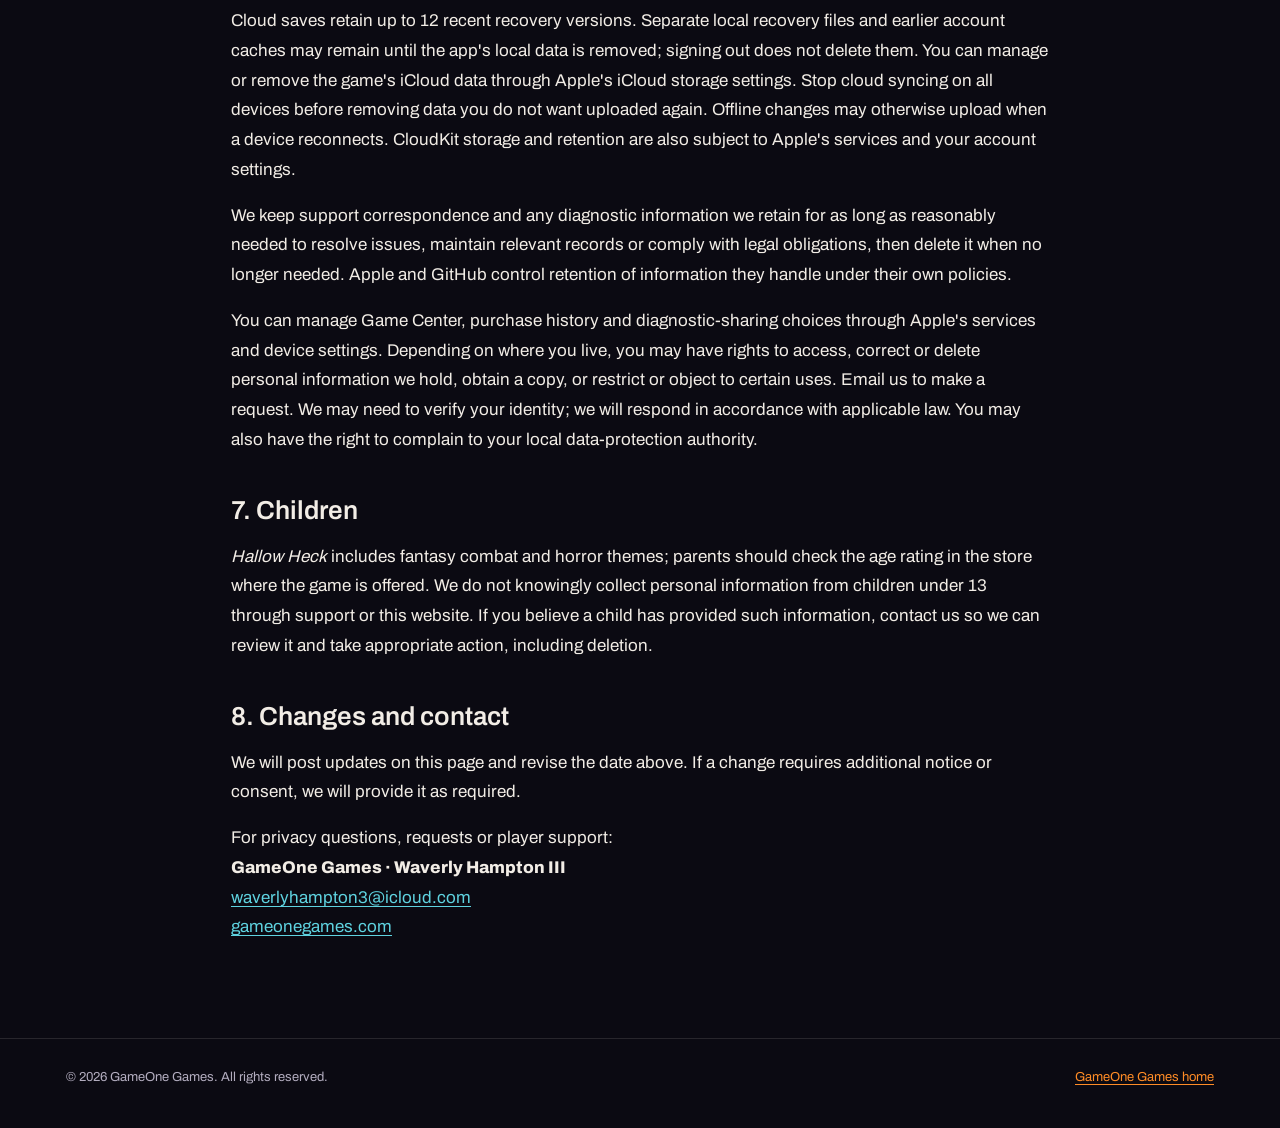
<file: privacy/index.html>
<!doctype html>
<html lang="en">
<head>
<meta charset="utf-8">
<meta name="viewport" content="width=device-width, initial-scale=1, viewport-fit=cover">
<title>Privacy Policy — GameOne Games</title>
<meta name="description" content="How GameOne Games handles information in Hallow Heck, on this website, and when you contact player support.">
<meta name="theme-color" content="#0b0a12">
<link rel="canonical" href="https://gameonegames.com/privacy/">
<link rel="icon" href="../assets/favicon.png">
<link rel="stylesheet" href="../assets/site.css">
<link rel="stylesheet" href="../assets/privacy.css">
</head>
<body>
<a class="skip" href="#main">Skip to privacy policy</a>
<header class="site-head">
  <div class="wrap">
    <a class="wordmark" href="../" aria-label="GameOne Games home"><span class="game">Game</span><span class="on">On</span>e Games</a>
    <nav class="nav" aria-label="Main">
      <a href="../hallow-heck/">Hallow Heck</a>
      <a href="../#contact">Contact</a>
      <a href="./" aria-current="page">Privacy</a>
    </nav>
  </div>
</header>
<main id="main" class="wrap privacy">
  <article>
    <header class="privacy-head">
      <span class="eyebrow">GameOne Games</span>
      <h1>Privacy Policy</h1>
      <p class="updated">Effective October 26, 2026 · Last updated October 26, 2026</p>
      <p>This policy explains how GameOne Games, operated by Waverly Hampton III, handles information in the Apple versions of <em>Hallow Heck</em>, on gameonegames.com, and when you contact us. We will update it before introducing features or other platform versions that change these practices.</p>
    </header>
    <aside class="privacy-summary" aria-label="At a glance">
      <h2>At a glance</h2>
      <ul>
        <li>No GameOne Games account is required to play.</li>
        <li>Game progress is saved on your device. Apple builds with iCloud Saves also synchronize progression through your private iCloud database. Preferences remain device-specific; saves are not uploaded to a GameOne Games server.</li>
        <li>The game contains no advertising or third-party advertising or analytics SDKs. We do not sell personal information or share it for cross-context behavioral advertising.</li>
        <li>Apple handles App Store purchases and Game Center. GitHub hosts this website. Emailing support shares your message and email address with us.</li>
      </ul>
    </aside>

    <section aria-labelledby="game-data">
      <h2 id="game-data">1. Information used by the game</h2>
      <p><em>Hallow Heck</em> stores progress, save slots, checkpoints, discoveries, results and settings locally so you can continue playing and keep your preferences. It also keeps a local record of whether the full game is unlocked and checks purchase entitlement through Apple. Local save recovery may retain a previous valid save on the same device.</p>
      <p>The game does not request your contacts, precise location, camera or microphone. It does not send gameplay telemetry to a GameOne Games server. Device backups and restores are governed by your device and Apple settings. Cloud-save availability depends on the game version and your iCloud account; older builds may store progress only locally.</p>
    </section>
    <section aria-labelledby="apple-services">
      <h2 id="apple-services">2. Apple purchases and Game Center</h2>
      <p><strong>Purchases.</strong> Apple processes payments. The game uses Apple's StoreKit service to read product and verified transaction information, unlock purchased content, restore purchases and recognize refunds or revoked entitlements. We do not receive your payment-card details from the game. Apple may provide developers with sales and financial reports through its developer services.</p>
      <p><strong>iCloud Saves.</strong> In Apple builds that support this feature, the game uses Apple CloudKit to synchronize three Story save slots, checkpoints and progression, discoveries, campaign completion and Hallow Haunts records between your Apple devices signed in to the same iCloud account. The game keeps a local copy for offline play and uploads changes when connectivity returns. Device settings, purchases, Explore sessions and unfinished Hallow Haunts runs are not part of the cloud-save payload. Other platform versions use local saves.</p>
      <p>Cloud progress is stored in your private CloudKit database. It includes save revision identifiers, update times and a general device category (such as Mac or Apple TV), rather than your personal device name. A hash of an app-specific iCloud user identifier separates local account caches. The game does not receive your Apple Account email or password. GameOne Games does not operate a separate save server or access your private save records through the developer console. Conflicting saves require a choice rather than automatically replacing one version based on its timestamp.</p>
      <p><strong>Game Center.</strong> If you sign in to Game Center, the game uses Apple's GameKit service to read and report achievement progress. It uses a game-specific player identifier to associate achievement reporting with the signed-in player. Your Game Center profile and activity visibility are controlled through Apple's settings; playing does not require a GameOne Games account.</p>
      <p><strong>Diagnostics.</strong> Apple may provide us with app usage statistics or crash diagnostics under its services and your applicable sharing choices, including different arrangements for TestFlight testing. We use any such reports to understand and fix reliability problems. We have not added a separate analytics or crash-reporting SDK to the game.</p>
      <p>For Apple's handling of this information, see <a href="https://www.apple.com/legal/privacy/">Apple's Privacy Policy</a>, <a href="https://www.apple.com/legal/privacy/data/en/icloud/">iCloud &amp; Privacy</a>, <a href="https://www.apple.com/legal/privacy/data/en/game-center/">Game Center &amp; Privacy</a> and <a href="https://www.apple.com/legal/privacy/data/en/app-analytics/">App Analytics &amp; Privacy</a>.</p>
    </section>
    <section aria-labelledby="support">
      <h2 id="support">3. When you contact support</h2>
      <p>If you email <a href="mailto:waverlyhampton3@icloud.com">waverlyhampton3@icloud.com</a>, we receive your email address, your message and any attachments or details you choose to provide. We use them to respond, troubleshoot issues and maintain relevant support records. Please do not send passwords, payment-card numbers or information unrelated to your request.</p>
      <p>Support mail is handled through our iCloud email account and the email providers involved in delivering your message. Information you send for support is not used for targeted advertising or automatically added to a marketing mailing list.</p>
    </section>
    <section aria-labelledby="website">
      <h2 id="website">4. This website</h2>
      <p>gameonegames.com is a static website hosted on GitHub Pages. We do not add advertising trackers, analytics scripts or tracking cookies. Fonts and artwork are served from the site itself.</p>
      <p>Hosting still involves technical information. GitHub states that visitors' IP addresses are logged and stored for security when they visit a GitHub Pages site, whether or not they are signed in to GitHub. See <a href="https://docs.github.com/en/pages/getting-started-with-github-pages/what-is-github-pages#data-collection">GitHub Pages data collection</a> and <a href="https://docs.github.com/en/site-policy/privacy-policies/github-general-privacy-statement">GitHub's Privacy Statement</a>. Following an external link is subject to the destination's privacy practices.</p>
    </section>
    <section aria-labelledby="use-sharing">
      <h2 id="use-sharing">5. Purposes and sharing</h2>
      <p>We use information to provide game features and support, maintain security, fix problems and meet applicable legal obligations. Where a legal basis is required, these purposes rely on providing the service you request, our legitimate interests in supporting and securing it, compliance with law, or consent where required.</p>
      <p>Information may be handled by the service providers described above for those purposes. We may also disclose information when required by law or reasonably necessary to protect people, security or legal rights. Providers may process information in countries other than your own under their applicable policies and safeguards.</p>
    </section>
    <section aria-labelledby="retention">
      <h2 id="retention">6. Retention and your choices</h2>
      <p>Local saves and settings remain on your device until overwritten, removed through available game or device controls, or removed by the operating system. Removing the app and its associated local data does not delete your iCloud saves, Apple's purchase history, Game Center records or separate device backups.</p>
      <p>Cloud saves retain up to 12 recent recovery versions. Separate local recovery files and earlier account caches may remain until the app's local data is removed; signing out does not delete them. You can manage or remove the game's iCloud data through Apple's iCloud storage settings. Stop cloud syncing on all devices before removing data you do not want uploaded again. Offline changes may otherwise upload when a device reconnects. CloudKit storage and retention are also subject to Apple's services and your account settings.</p>
      <p>We keep support correspondence and any diagnostic information we retain for as long as reasonably needed to resolve issues, maintain relevant records or comply with legal obligations, then delete it when no longer needed. Apple and GitHub control retention of information they handle under their own policies.</p>
      <p>You can manage Game Center, purchase history and diagnostic-sharing choices through Apple's services and device settings. Depending on where you live, you may have rights to access, correct or delete personal information we hold, obtain a copy, or restrict or object to certain uses. Email us to make a request. We may need to verify your identity; we will respond in accordance with applicable law. You may also have the right to complain to your local data-protection authority.</p>
    </section>
    <section aria-labelledby="children">
      <h2 id="children">7. Children</h2>
      <p><em>Hallow Heck</em> includes fantasy combat and horror themes; parents should check the age rating in the store where the game is offered. We do not knowingly collect personal information from children under 13 through support or this website. If you believe a child has provided such information, contact us so we can review it and take appropriate action, including deletion.</p>
    </section>
    <section aria-labelledby="changes">
      <h2 id="changes">8. Changes and contact</h2>
      <p>We will post updates on this page and revise the date above. If a change requires additional notice or consent, we will provide it as required.</p>
      <p>For privacy questions, requests or player support:<br><strong>GameOne Games · Waverly Hampton III</strong><br><a href="mailto:waverlyhampton3@icloud.com">waverlyhampton3@icloud.com</a><br><a href="https://gameonegames.com/">gameonegames.com</a></p>
    </section>
  </article>
</main>
<footer class="site-foot">
  <div class="wrap">
    <div class="row"><span>© 2026 GameOne Games. All rights reserved.</span><a href="../">GameOne Games home</a></div>
  </div>
</footer>
</body>
</html>
</file>
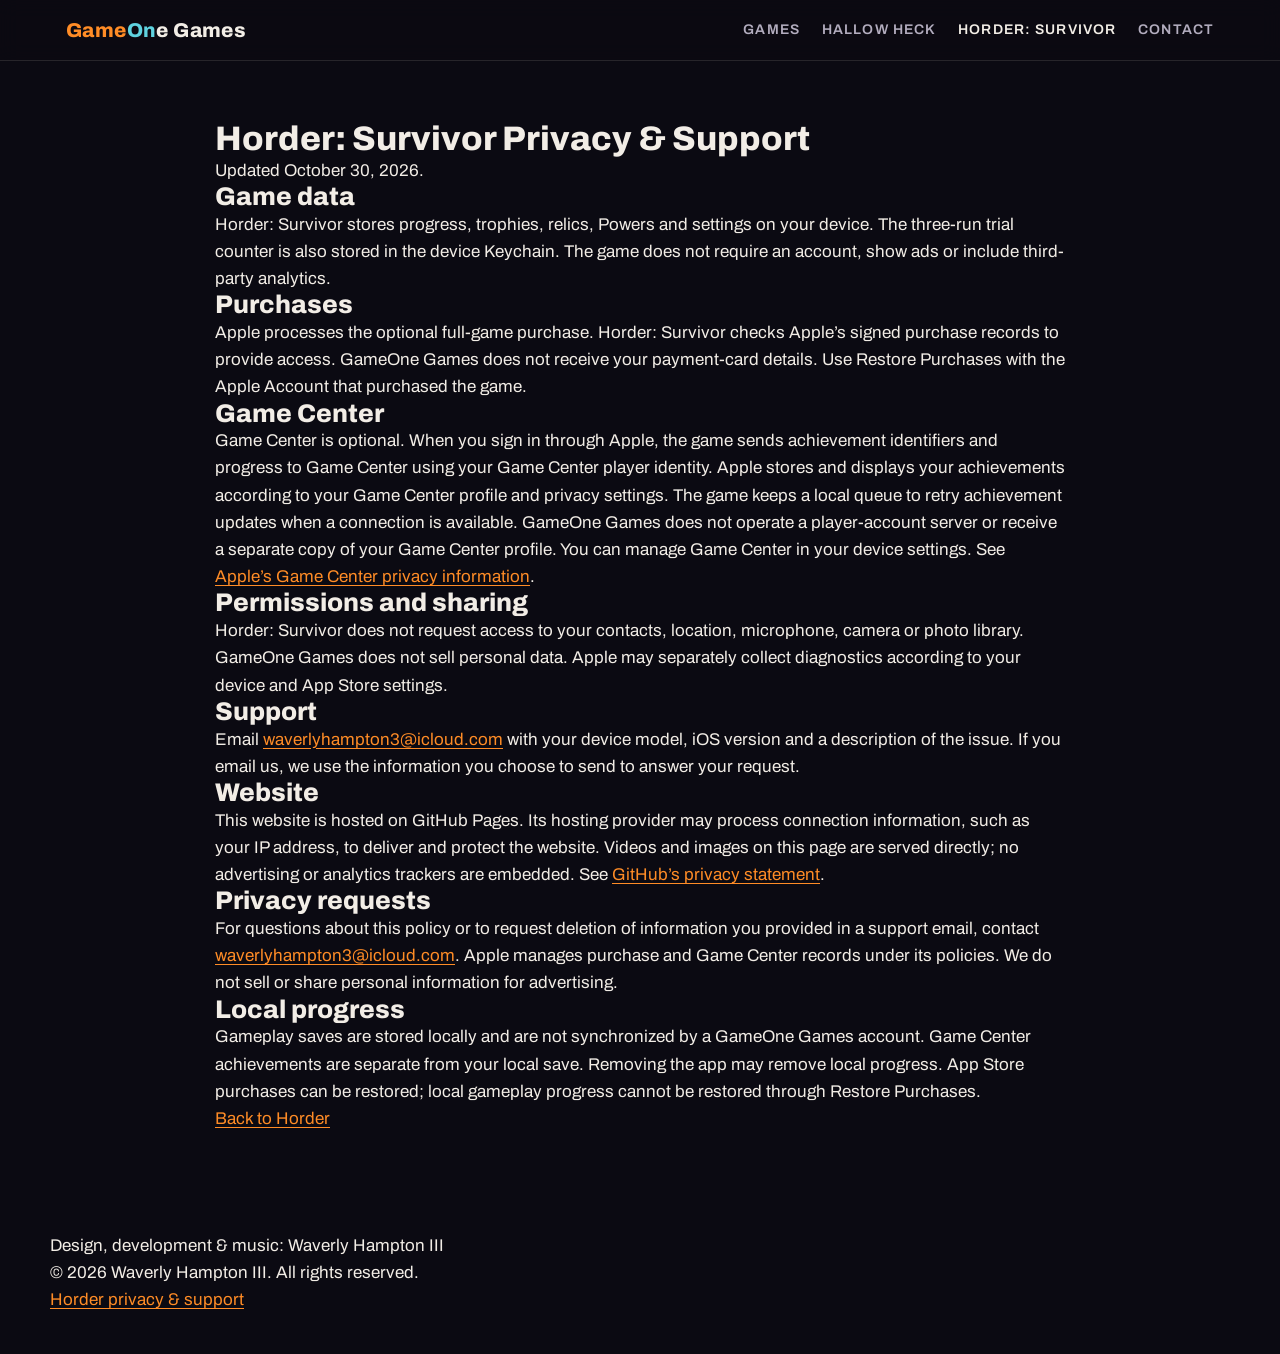
<file: horder/privacy/index.html>
<!doctype html><html lang="en"><head><meta charset="utf-8"><meta name="viewport" content="width=device-width,initial-scale=1"><title>Horder: Survivor Privacy & Support · GameOne Games</title><link rel="stylesheet" href="/assets/site.css"></head><body><header class="site-head"><div class="wrap"><a class="wordmark" href="/" aria-label="GameOne Games home"><span class="game">Game</span><span class="on">On</span>e Games</a><nav class="nav" aria-label="Main"><a href="/#games">Games</a><a href="/hallow-heck/">Hallow Heck</a><a href="/horder/" aria-current="page">Horder: Survivor</a><a href="/#contact">Contact</a></nav></div></header><main class="wrap" style="padding:60px 0;max-width:850px"><h1>Horder: Survivor Privacy & Support</h1><p>Updated October 30, 2026.</p><h2>Game data</h2><p>Horder: Survivor stores progress, trophies, relics, Powers and settings on your device. The three-run trial counter is also stored in the device Keychain. The game does not require an account, show ads or include third-party analytics.</p><h2>Purchases</h2><p>Apple processes the optional full-game purchase. Horder: Survivor checks Apple’s signed purchase records to provide access. GameOne Games does not receive your payment-card details. Use Restore Purchases with the Apple Account that purchased the game.</p><h2>Game Center</h2><p>Game Center is optional. When you sign in through Apple, the game sends achievement identifiers and progress to Game Center using your Game Center player identity. Apple stores and displays your achievements according to your Game Center profile and privacy settings. The game keeps a local queue to retry achievement updates when a connection is available. GameOne Games does not operate a player-account server or receive a separate copy of your Game Center profile. You can manage Game Center in your device settings. See <a href="https://www.apple.com/legal/privacy/data/en/game-center/">Apple’s Game Center privacy information</a>.</p><h2>Permissions and sharing</h2><p>Horder: Survivor does not request access to your contacts, location, microphone, camera or photo library. GameOne Games does not sell personal data. Apple may separately collect diagnostics according to your device and App Store settings.</p><h2>Support</h2><p>Email <a href="mailto:waverlyhampton3@icloud.com">waverlyhampton3@icloud.com</a> with your device model, iOS version and a description of the issue. If you email us, we use the information you choose to send to answer your request.</p><h2>Website</h2><p>This website is hosted on GitHub Pages. Its hosting provider may process connection information, such as your IP address, to deliver and protect the website. Videos and images on this page are served directly; no advertising or analytics trackers are embedded. See <a href="https://docs.github.com/en/site-policy/privacy-policies/github-general-privacy-statement">GitHub’s privacy statement</a>.</p><h2>Privacy requests</h2><p>For questions about this policy or to request deletion of information you provided in a support email, contact <a href="mailto:waverlyhampton3@icloud.com">waverlyhampton3@icloud.com</a>. Apple manages purchase and Game Center records under its policies. We do not sell or share personal information for advertising.</p><h2>Local progress</h2><p>Gameplay saves are stored locally and are not synchronized by a GameOne Games account. Game Center achievements are separate from your local save. Removing the app may remove local progress. App Store purchases can be restored; local gameplay progress cannot be restored through Restore Purchases.</p><p><a href="/horder/">Back to Horder</a></p></main><footer class="wrap" style="padding:40px 0"><p>Design, development &amp; music: Waverly Hampton III</p><p>© 2026 Waverly Hampton III. All rights reserved.</p><a href="/horder/privacy/">Horder privacy & support</a></footer></body></html>
</file>
<file: assets/site.css>
/* GameOne Games: the studio pages set in Archivo; Hallow Heck's own pages in the game's Grenze
   and Grenze Gotisch, its night-street palette and its menu orange. One stylesheet for both. */

@font-face { font-family: "Archivo"; src: url("fonts/Archivo-Regular.woff2") format("woff2"); font-weight: 400; font-display: swap; }
@font-face { font-family: "Archivo"; src: url("fonts/Archivo-SemiBold.woff2") format("woff2"); font-weight: 600; font-display: swap; }
@font-face { font-family: "Archivo"; src: url("fonts/Archivo-ExtraBold.woff2") format("woff2"); font-weight: 800; font-display: swap; }
@font-face { font-family: "Grenze"; src: url("fonts/Grenze-Regular.woff2") format("woff2"); font-weight: 400; font-display: swap; }
@font-face { font-family: "Grenze"; src: url("fonts/Grenze-SemiBold.woff2") format("woff2"); font-weight: 600; font-display: swap; }
@font-face { font-family: "Grenze"; src: url("fonts/Grenze-Bold.woff2") format("woff2"); font-weight: 700; font-display: swap; }
@font-face { font-family: "Grenze Gotisch"; src: url("fonts/GrenzeGotisch-Bold.woff2") format("woff2"); font-weight: 700; font-display: swap; }
@font-face { font-family: "Grenze Gotisch"; src: url("fonts/GrenzeGotisch-ExtraBold.woff2") format("woff2"); font-weight: 800; font-display: swap; }

:root {
  color-scheme: dark;
  --void: #0b0a12;        /* the night behind everything */
  --panel: #15121e;       /* raised surfaces */
  --panel-2: #1d1928;
  --line: rgba(242, 237, 230, 0.12);
  --bone: #f2ede6;        /* text */
  --mist: #b3adbf;        /* secondary text */
  --ember: #ff8c26;       /* the game's menu orange */
  --ember-deep: #e8742a;  /* Hux's trim */
  --spectral: #5fd3e0;    /* Hauntly glow, Circe */
  --violet: #b67cff;      /* Morgan */
  --blood: #ff594a;       /* GAME OVER */
  --studio: "Archivo", "Helvetica Neue", Arial, sans-serif;
  --hh-display: "Grenze Gotisch", "Luminari", Georgia, serif;
  --hh-text: "Grenze", Georgia, "Times New Roman", serif;
  --gutter: max(16px, env(safe-area-inset-left, 0px));
  --gutter-r: max(16px, env(safe-area-inset-right, 0px));
}

* { box-sizing: border-box; }
html { scroll-behavior: smooth; }
@media (prefers-reduced-motion: reduce) { html { scroll-behavior: auto; } *, *::before, *::after { animation: none !important; transition: none !important; } }
body { margin: 0; background: var(--void); color: var(--bone); font-family: var(--studio); font-size: 17px; line-height: 1.6; -webkit-font-smoothing: antialiased; }
img { max-width: 100%; height: auto; display: block; }
a { color: var(--ember); text-underline-offset: 3px; }
a:hover { color: #ffb066; }
:focus-visible { outline: 2px solid var(--spectral); outline-offset: 3px; border-radius: 2px; }
p { margin: 0; }
h1, h2, h3 { margin: 0; text-wrap: balance; line-height: 1.05; }
.wrap { max-width: 1180px; margin: 0 auto; padding-left: var(--gutter); padding-right: var(--gutter-r); }
.read { max-width: 64ch; }
.skip { position: absolute; left: -999px; top: 8px; background: var(--ember); color: var(--void); padding: 8px 12px; z-index: 100; }
.skip:focus { left: 8px; }

/* ---------- Site header (both pages) ---------- */
.site-head { position: sticky; top: 0; z-index: 50; background: rgba(11, 10, 18, 0.82); backdrop-filter: blur(10px); -webkit-backdrop-filter: blur(10px); border-bottom: 1px solid var(--line); padding-top: env(safe-area-inset-top, 0px); }
.site-head .wrap { display: flex; align-items: center; justify-content: space-between; gap: 16px; min-height: 60px; }
/* GameOne Games, with GAME and ON picked out: "Game On" is the studio's slogan. */
.wordmark { font-family: var(--studio); font-weight: 800; font-size: 20px; letter-spacing: 0.02em; color: var(--bone); text-decoration: none; white-space: nowrap; }
.wordmark .game { color: var(--ember); }
.wordmark .on { color: var(--spectral); }
.wordmark:hover { color: var(--bone); }
.nav { display: flex; gap: 22px; flex-wrap: wrap; justify-content: flex-end; }
.nav a { color: var(--mist); text-decoration: none; font-weight: 600; font-size: 14px; letter-spacing: 0.08em; text-transform: uppercase; }
.nav a:hover, .nav a[aria-current="page"] { color: var(--bone); }
@media (max-width: 560px) { .nav { gap: 14px; } .nav a { font-size: 12px; } .wordmark { font-size: 17px; } }

.eyebrow { font-family: var(--studio); font-weight: 600; font-size: 13px; letter-spacing: 0.16em; text-transform: uppercase; color: var(--ember); }
.btn { display: inline-flex; align-items: center; gap: 8px; font-family: var(--studio); font-weight: 800; font-size: 15px; letter-spacing: 0.06em; text-transform: uppercase; text-decoration: none; padding: 13px 20px; border-radius: 4px; border: 1.5px solid var(--ember); color: var(--void); background: var(--ember); transition: transform 0.15s, background 0.15s; }
.btn:hover { background: #ffa04d; color: var(--void); transform: translateY(-1px); }
.btn.ghost { background: transparent; color: var(--bone); border-color: rgba(242, 237, 230, 0.4); }
.btn.ghost:hover { border-color: var(--bone); color: var(--bone); }
.chip { display: inline-block; font-family: var(--studio); font-weight: 600; font-size: 12px; letter-spacing: 0.1em; text-transform: uppercase; padding: 4px 9px; border-radius: 3px; border: 1px solid var(--line); color: var(--mist); }

/* ---------- Studio home ---------- */
.sr-only { position: absolute; width: 1px; height: 1px; overflow: hidden; clip: rect(0 0 0 0); white-space: nowrap; }
/* The hero: the approved title artwork shown whole (its HALLOW HECK lettering is the title),
   fading into the page, with the text just below it. */
.hero-art { position: relative; width: 100%; aspect-ratio: 1672 / 941; max-height: 86vh; overflow: hidden; }
.hero-art img { position: absolute; inset: 0; width: 100%; height: 100%; object-fit: cover; object-position: center top; }
.hero-art::after { content: ""; position: absolute; inset: 0; background: linear-gradient(0deg, var(--void) 0%, rgba(11, 10, 18, 0.6) 14%, rgba(11, 10, 18, 0) 40%); }
.hero-text { position: relative; z-index: 1; margin-top: clamp(-150px, -9vw, -24px); display: grid; gap: 16px; padding-bottom: 8px; }
.home-hero .pitch { font-size: clamp(18px, 2vw, 22px); max-width: 46ch; color: var(--bone); }
.home-hero .actions { display: flex; gap: 12px; flex-wrap: wrap; margin-top: 4px; }
.home-hero .note { color: var(--mist); font-size: 14px; }

.section { padding-block: 88px 0; }
.section-head { display: flex; justify-content: space-between; align-items: end; gap: 16px; flex-wrap: wrap; margin-bottom: 28px; }
.section-head h2 { font-family: var(--studio); font-weight: 800; font-size: clamp(30px, 4vw, 44px); letter-spacing: -0.01em; }

.games { display: grid; grid-template-columns: 2fr 1fr 1fr; gap: 16px; }
.game-card { position: relative; display: grid; grid-template-rows: auto 1fr; background: var(--panel); border: 1px solid var(--line); border-radius: 6px; overflow: hidden; text-decoration: none; color: var(--bone); min-width: 0; }
.game-card .art { aspect-ratio: 16 / 10; overflow: hidden; background: var(--panel-2); }
.game-card .art img { width: 100%; height: 100%; object-fit: cover; transition: transform 0.5s; }
.game-card:hover .art img { transform: scale(1.03); }
.game-card .body { padding: 18px 20px 22px; display: grid; gap: 8px; align-content: start; }
.game-card h3 { font-family: var(--studio); font-weight: 800; font-size: 22px; }
.game-card.featured h3 { font-family: var(--hh-display); font-size: 34px; color: var(--ember); letter-spacing: 0.01em; }
.game-card p { color: var(--mist); font-size: 15px; }
.game-card.featured:hover { border-color: rgba(255, 140, 38, 0.6); }
.game-card.featured:hover h3 { color: #ffa04d; }
.soon .art { display: grid; place-items: center; background: radial-gradient(circle at 50% 60%, #1f1a2c 0%, var(--panel-2) 55%, #110f18 100%); }
.soon .art span { font-family: var(--studio); font-weight: 800; font-size: 64px; color: rgba(242, 237, 230, 0.08); letter-spacing: 0.04em; }
.soon .body h3 { color: var(--mist); }
@media (max-width: 860px) { .games { grid-template-columns: minmax(0, 1fr) minmax(0, 1fr); } .games .featured { grid-column: 1 / -1; } }
@media (max-width: 520px) { .games { grid-template-columns: minmax(0, 1fr); } }

.about { display: grid; grid-template-columns: minmax(0, 1.1fr) minmax(0, 1fr); gap: 48px; align-items: start; }
.about p + p { margin-top: 14px; }
.about .facts { display: grid; gap: 0; border-top: 1px solid var(--line); }
.about .facts div { display: grid; grid-template-columns: 9em minmax(0, 1fr); gap: 14px; padding-block: 12px; border-bottom: 1px solid var(--line); font-size: 15px; }
.about .facts dt { color: var(--mist); font-weight: 600; font-size: 13px; letter-spacing: 0.08em; text-transform: uppercase; padding-top: 2px; }
.about .facts dd { margin: 0; }
@media (max-width: 760px) { .about { grid-template-columns: minmax(0, 1fr); gap: 28px; } }

.contact-box { display: flex; flex-wrap: wrap; gap: 12px; align-items: center; margin-top: 18px; }
.contact-box code { font-family: var(--studio); font-size: 17px; font-weight: 600; background: var(--panel); border: 1px solid var(--line); padding: 10px 14px; border-radius: 4px; user-select: all; overflow-wrap: anywhere; }
.contact-box button { font: inherit; font-weight: 800; font-size: 14px; letter-spacing: 0.06em; text-transform: uppercase; background: transparent; color: var(--bone); border: 1.5px solid rgba(242, 237, 230, 0.4); border-radius: 4px; padding: 10px 14px; cursor: pointer; }
.contact-box button:hover { border-color: var(--bone); }

.site-foot { margin-top: 96px; border-top: 1px solid var(--line); padding-block: 28px calc(40px + env(safe-area-inset-bottom, 0px)); color: var(--mist); font-size: 13px; }
.site-foot .wrap { display: grid; gap: 8px; }
.site-foot .row { display: flex; justify-content: space-between; gap: 16px; flex-wrap: wrap; }

/* ---------- Hallow Heck page ---------- */
.hh { font-family: var(--hh-text); font-size: 19px; }
.hh h2 { font-family: var(--hh-display); font-weight: 800; font-size: clamp(38px, 5.4vw, 60px); color: var(--bone); letter-spacing: 0.01em; }
.hh h3 { font-family: var(--hh-display); font-weight: 700; font-size: 28px; color: var(--ember); letter-spacing: 0.01em; }
.hh .eyebrow { font-family: var(--hh-text); font-weight: 700; font-size: 14px; letter-spacing: 0.2em; }
.hh .lead { font-size: clamp(20px, 2.2vw, 24px); color: var(--bone); }
.hh .muted { color: var(--mist); }

.hh-hero .hero-art .slide { opacity: 0; transition: opacity 1.6s ease; }
.hh-hero .hero-art .slide.on { opacity: 1; }
.hh-hero .actions { display: flex; gap: 12px; flex-wrap: wrap; margin-top: 4px; }
.hh .btn { font-family: var(--hh-text); font-weight: 700; font-size: 17px; letter-spacing: 0.04em; text-transform: none; }

.toc { position: sticky; top: calc(60px + env(safe-area-inset-top, 0px)); z-index: 40; background: rgba(11, 10, 18, 0.9); backdrop-filter: blur(8px); -webkit-backdrop-filter: blur(8px); border-bottom: 1px solid var(--line); }
.toc .wrap { display: flex; gap: 22px; overflow-x: auto; scrollbar-width: none; min-height: 46px; align-items: center; }
.toc .wrap::-webkit-scrollbar { display: none; }
.toc a { color: var(--mist); text-decoration: none; font-weight: 600; font-size: 16px; white-space: nowrap; }
.toc a:hover { color: var(--ember); }

.hh-section { padding-block: 96px 0; scroll-margin-top: 110px; }
.hh-section .head { display: grid; gap: 12px; margin-bottom: 34px; }

.story { display: grid; grid-template-columns: minmax(0, 1fr) minmax(0, 1fr); gap: 48px; align-items: center; }
.story p + p { margin-top: 14px; }
.story figure { margin: 0; }
.story figure img { border-radius: 4px; border: 1px solid var(--line); }
figcaption { font-size: 15px; color: var(--mist); margin-top: 8px; }
@media (max-width: 860px) { .story { grid-template-columns: minmax(0, 1fr); gap: 28px; } }

.powers { display: grid; grid-template-columns: repeat(3, minmax(0, 1fr)); gap: 26px; }
.power { display: grid; gap: 10px; align-content: start; padding-top: 18px; border-top: 2px solid var(--ember); }
.power.spectral { border-top-color: var(--spectral); }
.power.spectral h3 { color: var(--spectral); }
.power img { width: 64px; height: 64px; object-fit: contain; }
@media (max-width: 860px) { .powers { grid-template-columns: minmax(0, 1fr); } }

.tech { margin-top: 44px; display: grid; grid-template-columns: repeat(auto-fit, minmax(min(100%, 250px), 1fr)); gap: 0 32px; }
.tech div { display: grid; grid-template-columns: 44px minmax(0, 1fr); gap: 14px; align-items: center; padding-block: 12px; border-bottom: 1px solid var(--line); }
.tech img { width: 44px; height: 44px; object-fit: contain; }
.tech b { font-family: var(--hh-display); font-weight: 700; font-size: 21px; color: var(--ember); display: block; line-height: 1.1; }
.tech span { color: var(--mist); font-size: 16px; }

.shots { display: grid; grid-template-columns: repeat(2, minmax(0, 1fr)); gap: 14px; margin-top: 40px; }
.shots figure { margin: 0; min-width: 0; }
.shots img { width: 100%; border-radius: 4px; border: 1px solid var(--line); }
.shots .wide { grid-column: 1 / -1; }
@media (max-width: 700px) { .shots { grid-template-columns: minmax(0, 1fr); } }

.cast { display: grid; grid-template-columns: repeat(3, minmax(0, 1fr)); gap: 16px; }
.member { background: linear-gradient(180deg, var(--panel-2) 0%, var(--panel) 100%); border: 1px solid var(--line); border-radius: 6px; padding: 22px 22px 24px; display: grid; gap: 12px; align-content: start; min-width: 0; }
.member .sprite { height: 230px; display: grid; place-items: end center; }
.member .sprite img { max-height: 230px; width: auto; filter: drop-shadow(0 10px 18px rgba(0, 0, 0, 0.55)); }
.member h3 { font-size: 30px; }
.member.circe h3 { color: var(--spectral); }
.member.morgan h3 { color: var(--violet); }
.member .role { font-size: 14px; letter-spacing: 0.16em; text-transform: uppercase; color: var(--mist); font-weight: 700; }
.member p { font-size: 17px; }
@media (max-width: 860px) { .cast { grid-template-columns: minmax(0, 1fr); } .member .sprite { height: 200px; } .member .sprite img { max-height: 200px; } }

.sheets { display: grid; gap: 14px; margin-top: 18px; }
.sheets img { border-radius: 4px; border: 1px solid var(--line); }

.features { display: grid; grid-template-columns: repeat(3, minmax(0, 1fr)); gap: 28px; }
.features ul { margin: 12px 0 0; padding: 0; list-style: none; display: grid; gap: 8px; }
.features li { padding-left: 18px; position: relative; color: var(--bone); font-size: 17px; }
.features li::before { content: ""; position: absolute; left: 0; top: 0.62em; width: 7px; height: 7px; background: var(--ember); transform: rotate(45deg); }
@media (max-width: 860px) { .features { grid-template-columns: minmax(0, 1fr); } }

.free { display: grid; grid-template-columns: auto minmax(0, 1fr); gap: 28px; align-items: center; background: var(--panel); border: 1px solid var(--line); border-radius: 8px; padding: clamp(22px, 4vw, 40px); }
.free img { width: 120px; height: 120px; border-radius: 26px; }
.logos { display: flex; flex-wrap: wrap; gap: 28px; margin-top: 18px; color: var(--bone); }
.logos svg { width: 44px; height: 44px; }
@media (max-width: 560px) { .free { grid-template-columns: minmax(0, 1fr); } .free img { width: 96px; height: 96px; border-radius: 21px; } }

.muted { color: var(--mist); }
</file>
<file: assets/privacy.css>
/* Policy reading layout; isolated from the existing marketing pages. */
.privacy { max-width: 850px; padding-top: clamp(36px, 6vw, 76px); font-size: 17px; line-height: 1.75; }
.privacy h1 { font: 800 clamp(34px, 6vw, 56px)/1.15 var(--studio); margin: 12px 0 18px; }
.privacy h2 { font: 600 clamp(21px, 3vw, 26px)/1.35 var(--studio); margin: 0 0 14px; }
.privacy p + p { margin-top: 16px; }
.privacy .updated { color: var(--mist); font-size: 14px; margin-bottom: 24px; }
.privacy section { margin-top: 38px; scroll-margin-top: 110px; }
.privacy a { color: var(--spectral); text-underline-offset: 3px; overflow-wrap: anywhere; }
.privacy-summary { background: var(--panel); border: 1px solid var(--line); border-left: 3px solid var(--ember); border-radius: 6px; padding: 24px; margin: 32px 0; }
.privacy-summary ul { padding-left: 22px; margin: 0; }
.privacy-summary li + li { margin-top: 10px; }
@media print {
  .site-head, .site-foot, .skip { display: none; }
  body { background: white; color: black; }
  .privacy { max-width: none; padding: 0; font-size: 11pt; }
  .privacy a, .privacy .updated { color: black; }
  .privacy-summary { background: white; border-color: #555; }
}
</file>
